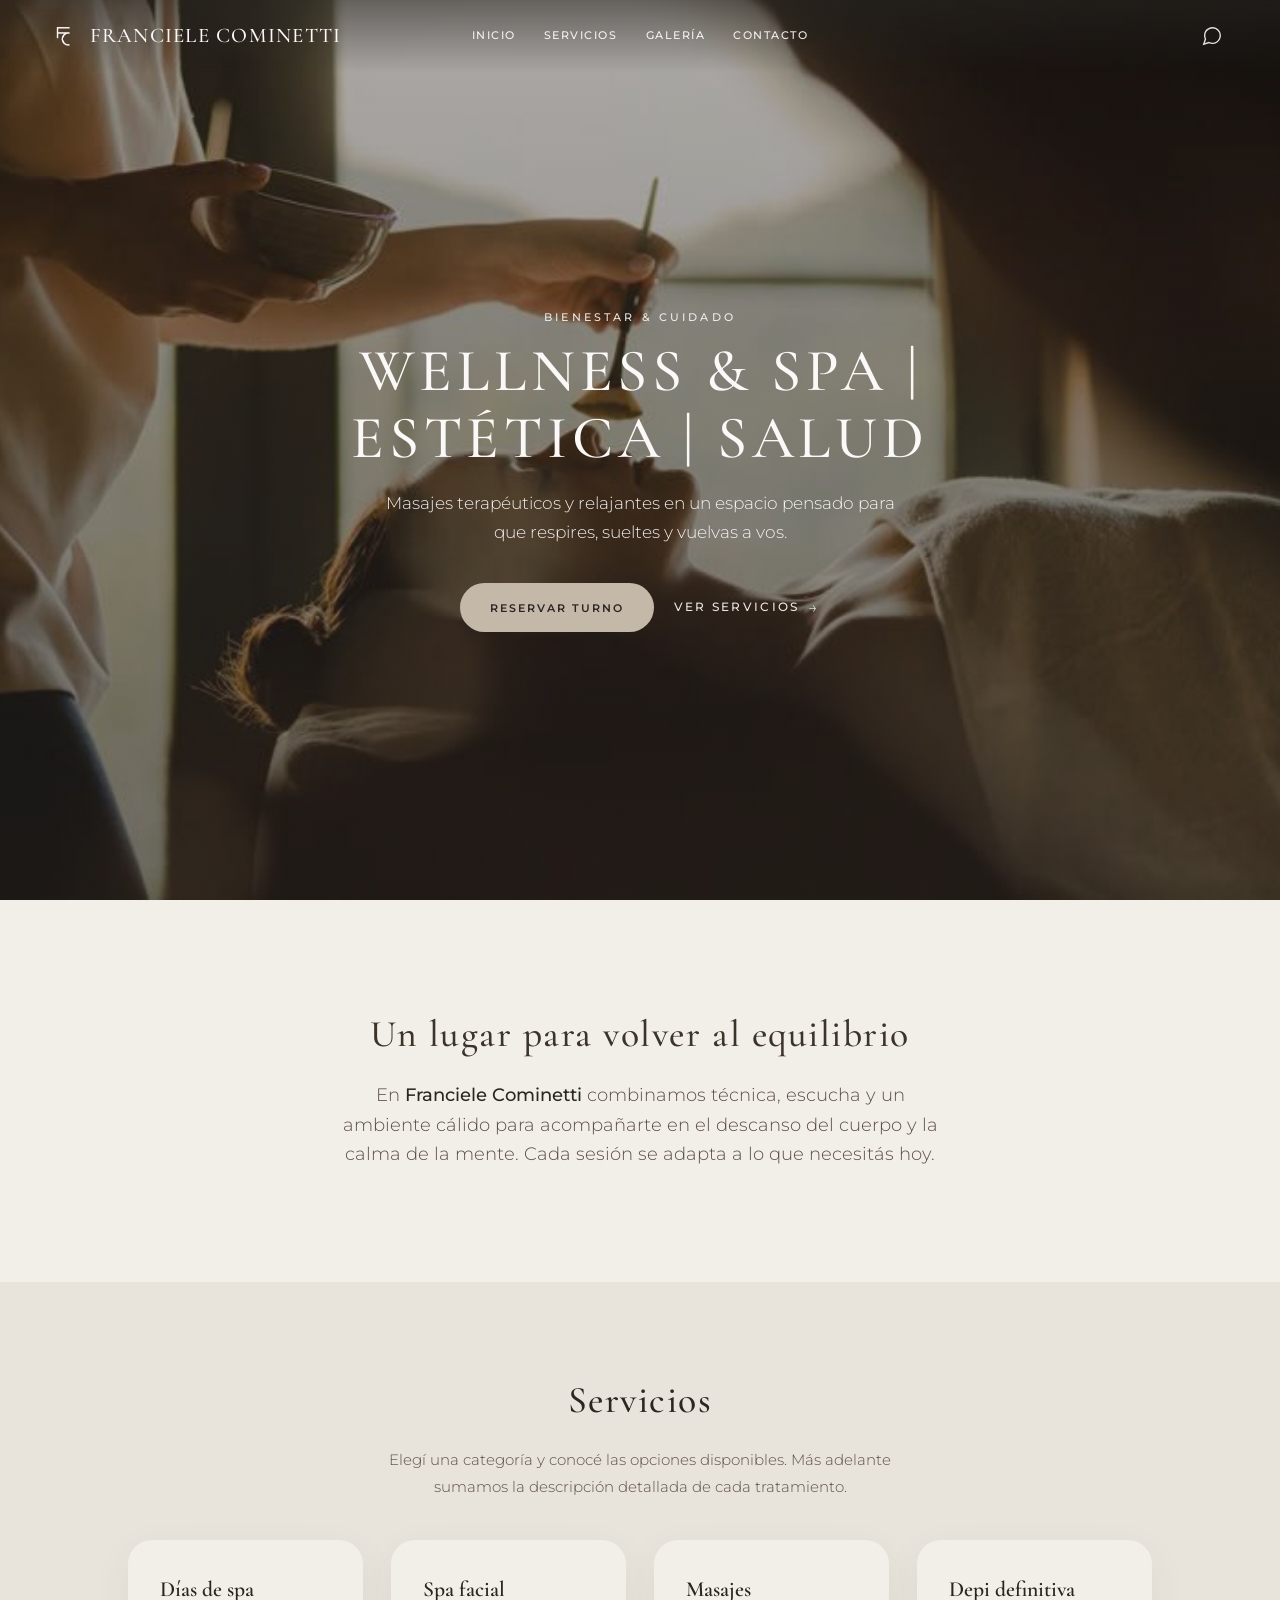
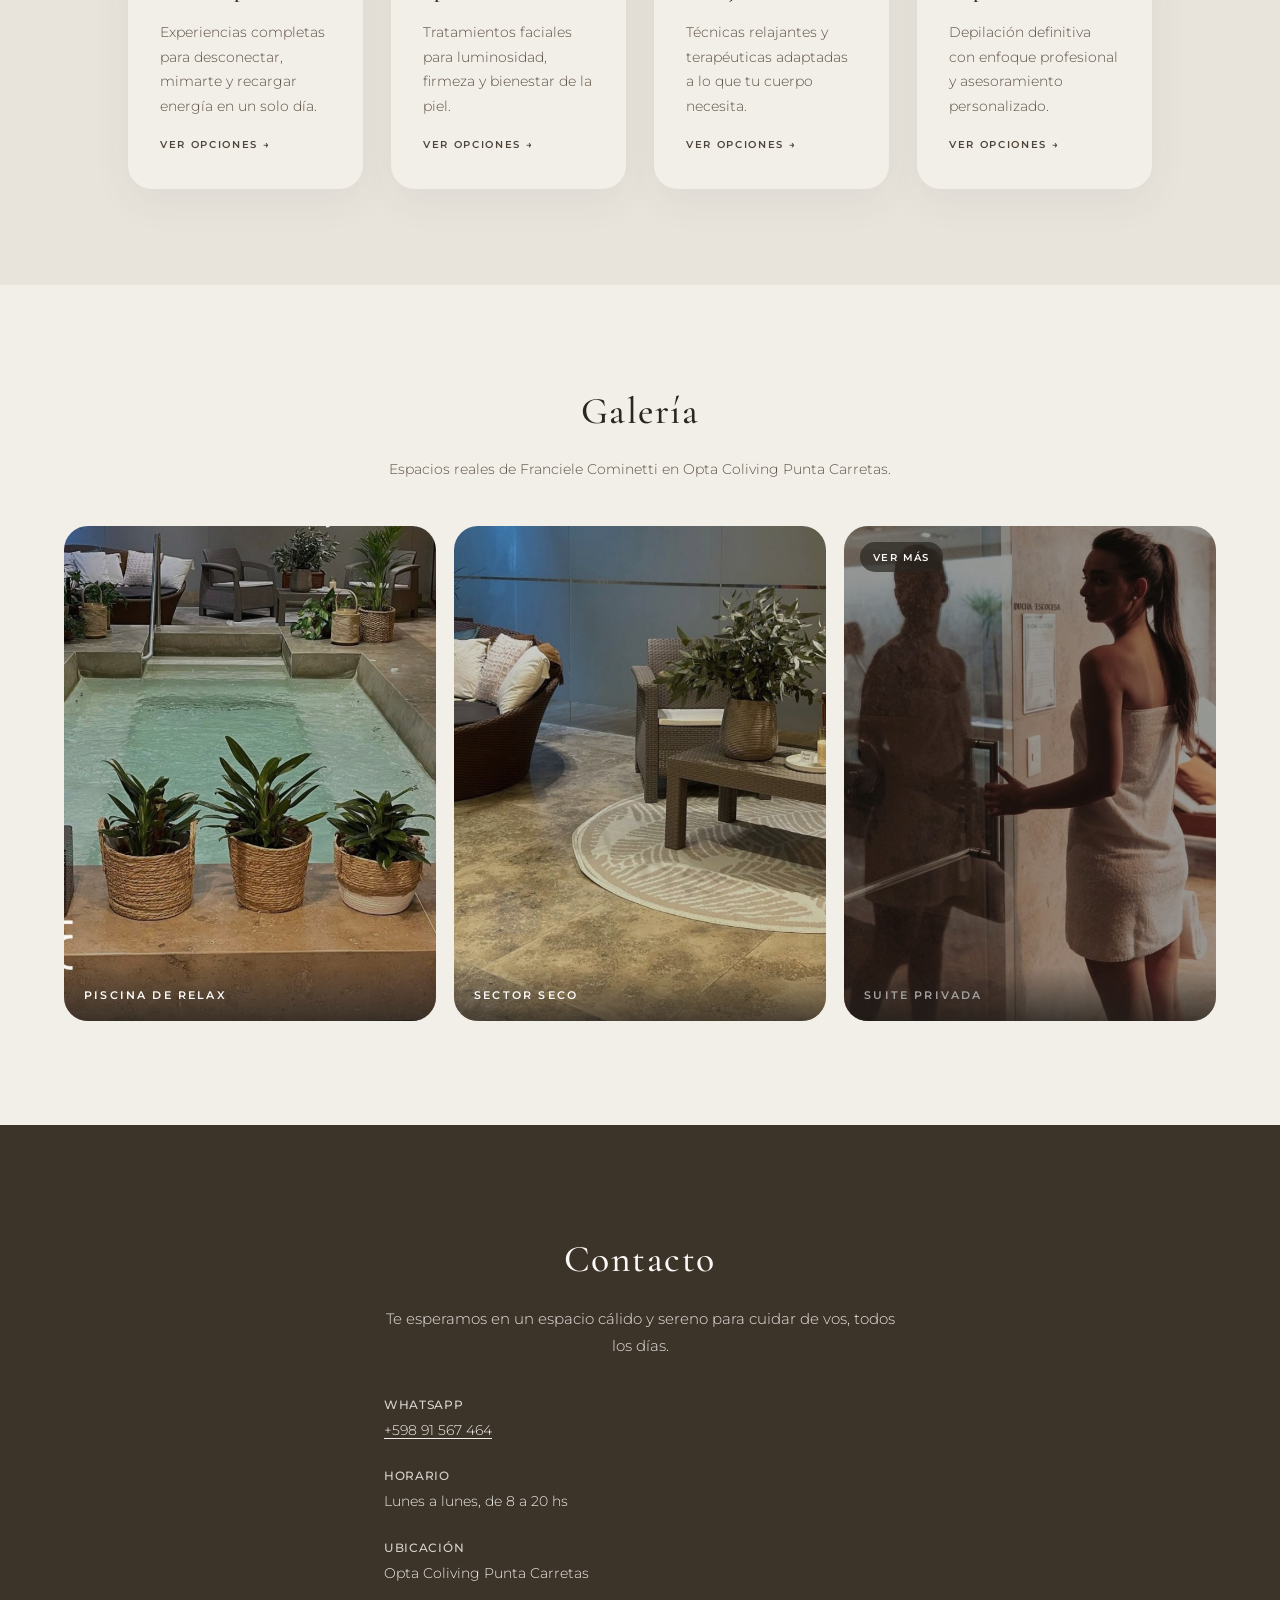
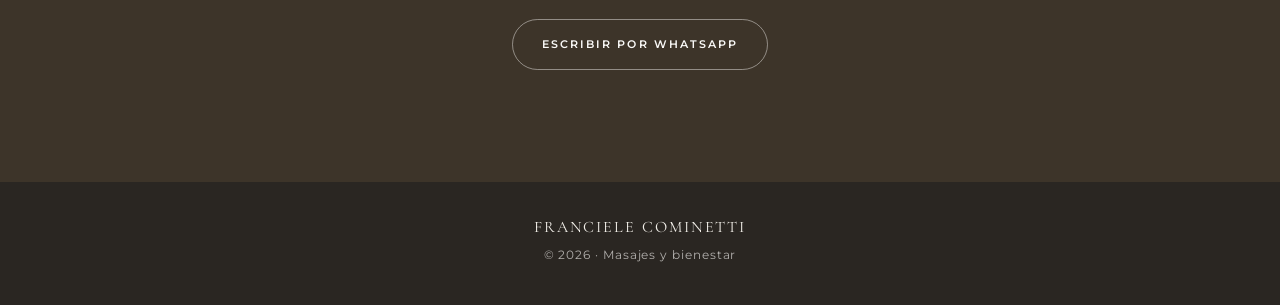
<file: index.html>
<!DOCTYPE html>
<html lang="es">
  <head>
    <meta charset="UTF-8" />
    <meta name="viewport" content="width=device-width, initial-scale=1" />
    <meta
      name="description"
      content="Franciele Cominetti — Centro de masajes y bienestar. Experiencias personalizadas en un ambiente cálido y sereno."
    />
    <title>Franciele Cominetti | Masajes y bienestar</title>
    <link rel="preconnect" href="https://fonts.googleapis.com" />
    <link rel="preconnect" href="https://fonts.gstatic.com" crossorigin />
    <link
      href="https://fonts.googleapis.com/css2?family=Cormorant+Garamond:ital,wght@0,400;0,500;0,600;1,400&family=Montserrat:wght@300;400;500;600&display=swap"
      rel="stylesheet"
    />
    <link rel="stylesheet" href="css/styles.css" />
  </head>
  <body>
    <header class="site-header">
      <a href="index.html" class="logo">
        <span class="logo__mark" aria-hidden="true"></span>
        <span class="logo__text">Franciele Cominetti</span>
      </a>
      <nav class="nav" id="primary-nav" aria-label="Principal">
        <a href="index.html#inicio">Inicio</a>
        <a href="index.html#servicios">Servicios</a>
        <a href="index.html#galeria">Galería</a>
        <a href="index.html#contacto">Contacto</a>
      </nav>
      <button
        type="button"
        class="nav-toggle"
        aria-expanded="false"
        aria-controls="primary-nav"
        aria-label="Abrir menú"
      >
        <span class="nav-toggle__bar" aria-hidden="true"></span>
        <span class="nav-toggle__bar" aria-hidden="true"></span>
        <span class="nav-toggle__bar" aria-hidden="true"></span>
      </button>
      <a
        class="nav-icon"
        href="index.html#contacto"
        aria-label="Ir a contacto"
      >
        <svg width="22" height="22" viewBox="0 0 24 24" fill="none" stroke="currentColor" stroke-width="1.5" aria-hidden="true">
          <path d="M21 11.5a8.38 8.38 0 0 1-.9 3.8 8.5 8.5 0 0 1-7.6 4.7 8.38 8.38 0 0 1-3.8-.9L3 21l1.9-5.7a8.38 8.38 0 0 1-.9-3.8 8.5 8.5 0 0 1 4.7-7.6 8.38 8.38 0 0 1 3.8-.9h.5a8.48 8.48 0 0 1 8 8v.5z" />
        </svg>
      </a>
    </header>

    <main id="inicio">
      <section class="hero">
        <div class="hero__media" role="img" aria-label="Ambiente de sala de masajes"></div>
        <div class="hero__overlay"></div>
        <div class="hero__content">
          <p class="hero__eyebrow">Bienestar &amp; cuidado</p>
          <h1 class="hero__title">WELLNESS &amp; SPA | ESTÉTICA | SALUD</h1>
          <p class="hero__subtitle">
            Masajes terapéuticos y relajantes en un espacio pensado para que respires, sueltes y vuelvas a vos.
          </p>
          <div class="hero__actions">
            <a class="btn btn--primary" href="reservar.html">Reservar turno</a>
            <a class="hero__link" href="#servicios">
              Ver servicios
              <span class="hero__arrow" aria-hidden="true">→</span>
            </a>
          </div>
        </div>
      </section>

      <section class="intro" id="sobre">
        <div class="intro__inner">
          <h2 class="section-title">Un lugar para volver al equilibrio</h2>
          <p class="intro__text">
            En <strong>Franciele Cominetti</strong> combinamos técnica, escucha y un ambiente cálido para
            acompañarte en el descanso del cuerpo y la calma de la mente. Cada sesión se adapta a lo que
            necesitás hoy.
          </p>
        </div>
      </section>

      <section class="services-landing" id="servicios">
        <div class="services-landing__inner">
          <h2 class="section-title section-title--dark">Servicios</h2>
          <p class="services-landing__lead">
            Elegí una categoría y conocé las opciones disponibles. Más adelante sumamos la descripción detallada de cada tratamiento.
          </p>
          <ul class="services-landing__grid">
            <li>
              <a href="dias-spa.html" class="service-card">
                <h3 class="service-card__title">Días de spa</h3>
                <p class="service-card__text">
                  Experiencias completas para desconectar, mimarte y recargar energía en un solo día.
                </p>
                <span class="service-card__cta">Ver opciones →</span>
              </a>
            </li>
            <li>
              <a href="spa-facial.html" class="service-card">
                <h3 class="service-card__title">Spa facial</h3>
                <p class="service-card__text">
                  Tratamientos faciales para luminosidad, firmeza y bienestar de la piel.
                </p>
                <span class="service-card__cta">Ver opciones →</span>
              </a>
            </li>
            <li>
              <a href="masajes.html" class="service-card">
                <h3 class="service-card__title">Masajes</h3>
                <p class="service-card__text">
                  Técnicas relajantes y terapéuticas adaptadas a lo que tu cuerpo necesita.
                </p>
                <span class="service-card__cta">Ver opciones →</span>
              </a>
            </li>
            <li>
              <a href="depi-definitiva.html" class="service-card">
                <h3 class="service-card__title">Depi definitiva</h3>
                <p class="service-card__text">
                  Depilación definitiva con enfoque profesional y asesoramiento personalizado.
                </p>
                <span class="service-card__cta">Ver opciones →</span>
              </a>
            </li>
          </ul>
        </div>
      </section>

      <section class="gallery" id="galeria">
        <div class="gallery__inner">
          <h2 class="section-title section-title--dark">Galería</h2>
          <p class="gallery__lead">
            Espacios reales de Franciele Cominetti en Opta Coliving Punta Carretas.
          </p>
          <div class="gallery__grid gallery__grid--preview">
            <figure class="gallery__item">
              <img
                src="assets/gallery/gallery-03.png"
                alt="Piscina de relax"
                width="1080"
                height="1350"
                loading="lazy"
              />
              <figcaption>Piscina de relax</figcaption>
            </figure>
            <figure class="gallery__item">
              <img
                src="assets/gallery/gallery-01.png"
                alt="Sector seco del spa"
                width="1080"
                height="1350"
                loading="lazy"
              />
              <figcaption>Sector seco</figcaption>
            </figure>
            <figure class="gallery__item gallery__item--more">
              <a href="galeria.html" class="gallery__more-link" aria-label="Ver más fotos de la galería">
                <img
                  src="assets/gallery/gallery-10.png"
                  alt="Suite privada"
                  width="1080"
                  height="1350"
                  loading="lazy"
                />
                <span class="gallery__more-text">Ver más</span>
                <figcaption>Suite privada</figcaption>
              </a>
            </figure>
          </div>
        </div>
      </section>

      <section class="contact" id="contacto">
        <div class="contact__inner">
          <h2 class="section-title">Contacto</h2>
          <p class="contact__text">
            Te esperamos en un espacio cálido y sereno para cuidar de vos, todos los días.
          </p>
          <div class="contact__block">
            <p><strong>WhatsApp</strong><br /><a href="https://wa.me/59891567464">+598 91 567 464</a></p>
            <p><strong>Horario</strong><br />Lunes a lunes, de 8 a 20 hs</p>
            <p><strong>Ubicación</strong><br />Opta Coliving Punta Carretas</p>
          </div>
          <a class="btn btn--primary btn--outline" href="https://wa.me/59891567464">Escribir por WhatsApp</a>
        </div>
      </section>
    </main>

    <footer class="site-footer">
      <p class="site-footer__brand">Franciele Cominetti</p>
      <p class="site-footer__copy">© <span id="year"></span> · Masajes y bienestar</p>
    </footer>

    <script src="js/main.js"></script>
  </body>
</html>
</file>
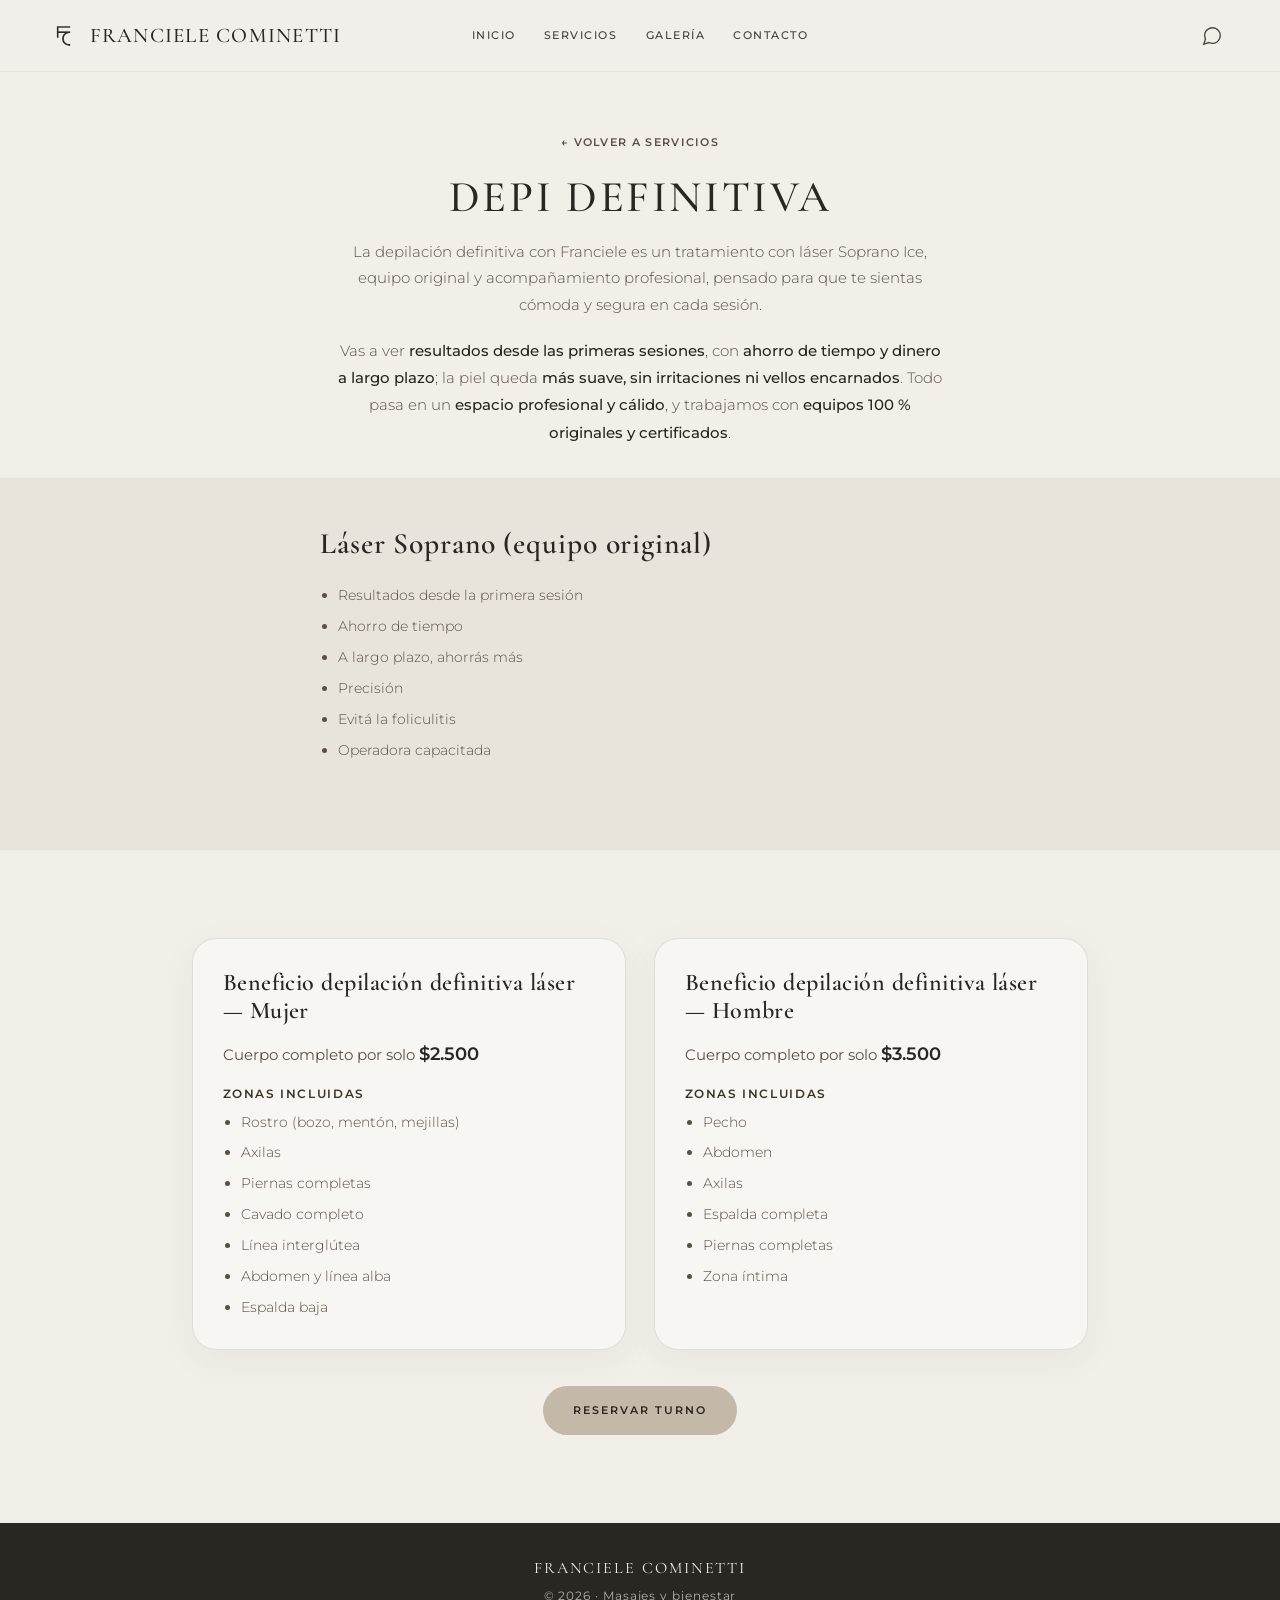
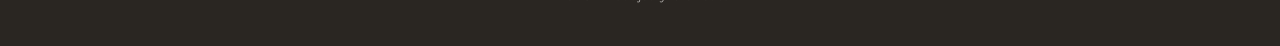
<file: depi-definitiva.html>
<!DOCTYPE html>
<html lang="es">
  <head>
    <meta charset="UTF-8" />
    <meta name="viewport" content="width=device-width, initial-scale=1" />
    <meta
      name="description"
      content="Depilación definitiva láser en Franciele Cominetti — Soprano Ice, beneficios para mujer y hombre, zonas y precios."
    />
    <title>Depi definitiva | Franciele Cominetti</title>
    <link rel="preconnect" href="https://fonts.googleapis.com" />
    <link rel="preconnect" href="https://fonts.gstatic.com" crossorigin />
    <link
      href="https://fonts.googleapis.com/css2?family=Cormorant+Garamond:ital,wght@0,400;0,500;0,600;1,400&family=Montserrat:wght@300;400;500;600&display=swap"
      rel="stylesheet"
    />
    <link rel="stylesheet" href="css/styles.css" />
  </head>
  <body>
    <header class="site-header site-header--page">
      <a href="index.html" class="logo">
        <span class="logo__mark" aria-hidden="true"></span>
        <span class="logo__text">Franciele Cominetti</span>
      </a>
      <nav class="nav" id="primary-nav" aria-label="Principal">
        <a href="index.html#inicio">Inicio</a>
        <a href="index.html#servicios">Servicios</a>
        <a href="index.html#galeria">Galería</a>
        <a href="index.html#contacto">Contacto</a>
      </nav>
      <button
        type="button"
        class="nav-toggle"
        aria-expanded="false"
        aria-controls="primary-nav"
        aria-label="Abrir menú"
      >
        <span class="nav-toggle__bar" aria-hidden="true"></span>
        <span class="nav-toggle__bar" aria-hidden="true"></span>
        <span class="nav-toggle__bar" aria-hidden="true"></span>
      </button>
      <a class="nav-icon" href="index.html#contacto" aria-label="Ir a contacto">
        <svg width="22" height="22" viewBox="0 0 24 24" fill="none" stroke="currentColor" stroke-width="1.5" aria-hidden="true">
          <path d="M21 11.5a8.38 8.38 0 0 1-.9 3.8 8.5 8.5 0 0 1-7.6 4.7 8.38 8.38 0 0 1-3.8-.9L3 21l1.9-5.7a8.38 8.38 0 0 1-.9-3.8 8.5 8.5 0 0 1 4.7-7.6 8.38 8.38 0 0 1 3.8-.9h.5a8.48 8.48 0 0 1 8 8v.5z" />
        </svg>
      </a>
    </header>

    <main class="page-main" id="contenido">
      <header class="page-head">
        <a href="index.html#servicios" class="back-link">← Volver a servicios</a>
        <h1 class="page-head__title">Depi definitiva</h1>
        <p class="page-head__intro">
          La depilación definitiva con Franciele es un tratamiento con láser Soprano Ice, equipo original y
          acompañamiento profesional, pensado para que te sientas cómoda y segura en cada sesión.
        </p>
        <p class="page-head__text">
          Vas a ver <strong>resultados desde las primeras sesiones</strong>, con
          <strong>ahorro de tiempo y dinero a largo plazo</strong>; la piel queda <strong>más suave, sin irritaciones ni
          vellos encarnados</strong>. Todo pasa en un <strong>espacio profesional y cálido</strong>, y trabajamos con
          <strong>equipos 100&nbsp;% originales y certificados</strong>.
        </p>
      </header>

      <section class="service-section service-section--after-head service-section--alt" aria-labelledby="depi-soprano-title">
        <div class="service-section__inner depi-content">
          <h2 class="depi-block-title" id="depi-soprano-title">Láser Soprano (equipo original)</h2>
          <ul class="depi-list">
            <li>Resultados desde la primera sesión</li>
            <li>Ahorro de tiempo</li>
            <li>A largo plazo, ahorrás más</li>
            <li>Precisión</li>
            <li>Evitá la foliculitis</li>
            <li>Operadora capacitada</li>
          </ul>
        </div>
      </section>

      <section class="service-section depi-offers-section" aria-label="Beneficios depilación láser mujer y hombre">
        <div class="service-section__inner depi-offers-inner">
          <div class="depi-offers-grid">
            <article class="depi-offer" aria-labelledby="depi-mujer-title">
              <h2 class="depi-offer__heading" id="depi-mujer-title">Beneficio depilación definitiva láser — Mujer</h2>
              <p class="depi-offer__price">Cuerpo completo por solo <strong>$2.500</strong></p>
              <h3 class="depi-offer__sub">Zonas incluidas</h3>
              <ul class="depi-list depi-list--tight">
                <li>Rostro (bozo, mentón, mejillas)</li>
                <li>Axilas</li>
                <li>Piernas completas</li>
                <li>Cavado completo</li>
                <li>Línea interglútea</li>
                <li>Abdomen y línea alba</li>
                <li>Espalda baja</li>
              </ul>
            </article>
            <article class="depi-offer" aria-labelledby="depi-hombre-title">
              <h2 class="depi-offer__heading" id="depi-hombre-title">Beneficio depilación definitiva láser — Hombre</h2>
              <p class="depi-offer__price">Cuerpo completo por solo <strong>$3.500</strong></p>
              <h3 class="depi-offer__sub">Zonas incluidas</h3>
              <ul class="depi-list depi-list--tight">
                <li>Pecho</li>
                <li>Abdomen</li>
                <li>Axilas</li>
                <li>Espalda completa</li>
                <li>Piernas completas</li>
                <li>Zona íntima</li>
              </ul>
            </article>
          </div>
          <p class="page-cta depi-offers-cta">
            <a class="btn btn--primary" href="reservar.html?servicio=depi">Reservar turno</a>
          </p>
        </div>
      </section>
    </main>

    <footer class="site-footer">
      <p class="site-footer__brand">Franciele Cominetti</p>
      <p class="site-footer__copy">© <span id="year"></span> · Masajes y bienestar</p>
    </footer>

    <script src="js/main.js"></script>
  </body>
</html>
</file>
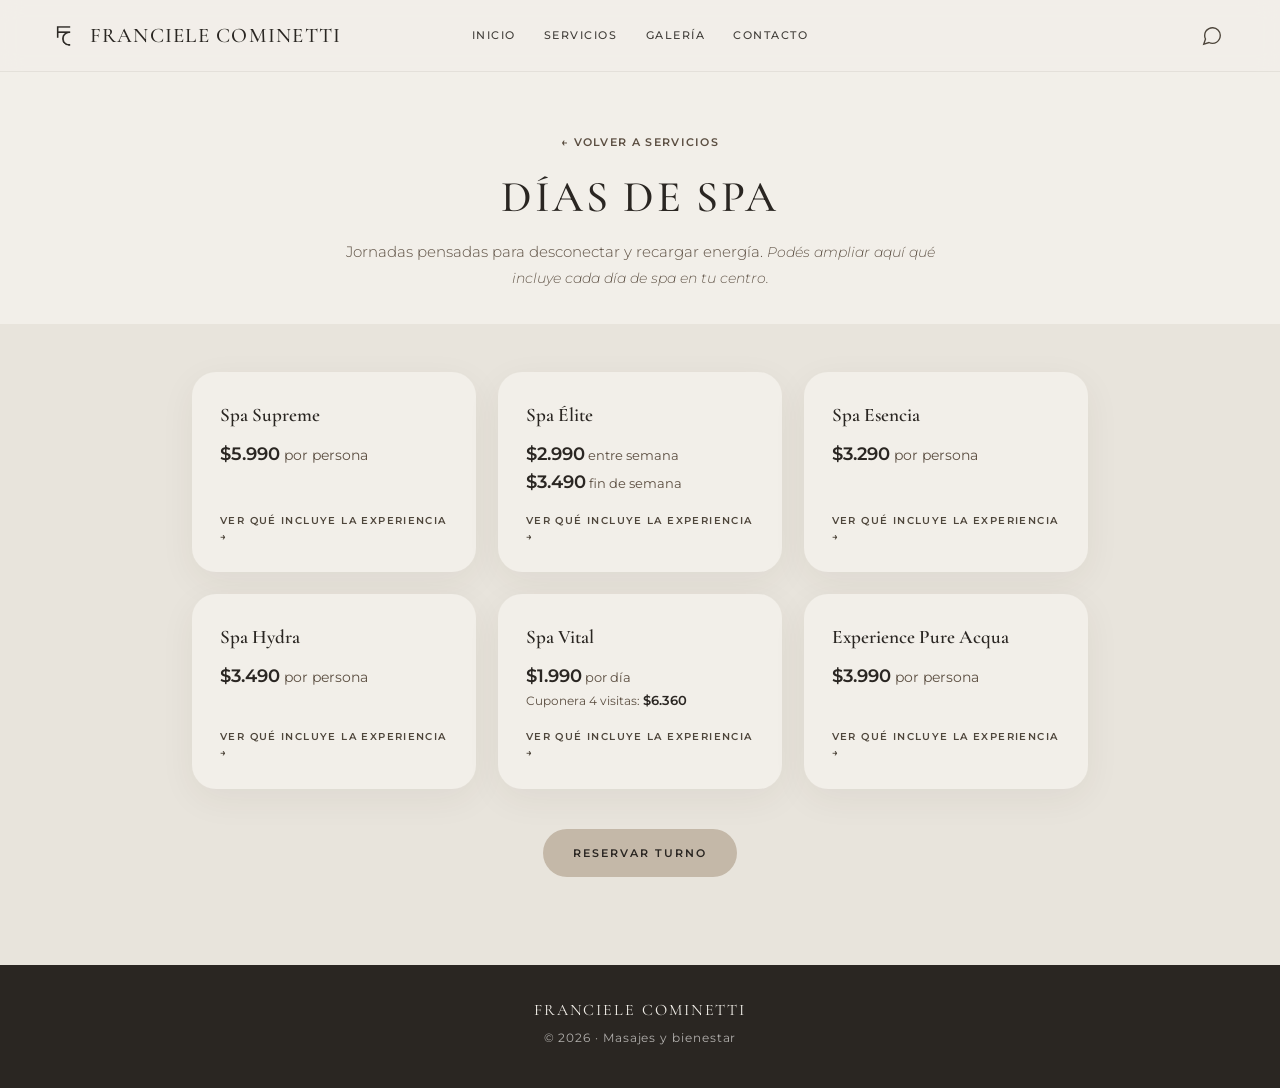
<file: dias-spa.html>
<!DOCTYPE html>
<html lang="es">
  <head>
    <meta charset="UTF-8" />
    <meta name="viewport" content="width=device-width, initial-scale=1" />
    <meta
      name="description"
      content="Días de spa en Franciele Cominetti — Spa Supreme, Elite, Esencia, Hydra, Vital y Experience Pure Acqua."
    />
    <title>Días de spa | Franciele Cominetti</title>
    <link rel="preconnect" href="https://fonts.googleapis.com" />
    <link rel="preconnect" href="https://fonts.gstatic.com" crossorigin />
    <link
      href="https://fonts.googleapis.com/css2?family=Cormorant+Garamond:ital,wght@0,400;0,500;0,600;1,400&family=Montserrat:wght@300;400;500;600&display=swap"
      rel="stylesheet"
    />
    <link rel="stylesheet" href="css/styles.css" />
  </head>
  <body>
    <header class="site-header site-header--page">
      <a href="index.html" class="logo">
        <span class="logo__mark" aria-hidden="true"></span>
        <span class="logo__text">Franciele Cominetti</span>
      </a>
      <nav class="nav" id="primary-nav" aria-label="Principal">
        <a href="index.html#inicio">Inicio</a>
        <a href="index.html#servicios">Servicios</a>
        <a href="index.html#galeria">Galería</a>
        <a href="index.html#contacto">Contacto</a>
      </nav>
      <button
        type="button"
        class="nav-toggle"
        aria-expanded="false"
        aria-controls="primary-nav"
        aria-label="Abrir menú"
      >
        <span class="nav-toggle__bar" aria-hidden="true"></span>
        <span class="nav-toggle__bar" aria-hidden="true"></span>
        <span class="nav-toggle__bar" aria-hidden="true"></span>
      </button>
      <a class="nav-icon" href="index.html#contacto" aria-label="Ir a contacto">
        <svg width="22" height="22" viewBox="0 0 24 24" fill="none" stroke="currentColor" stroke-width="1.5" aria-hidden="true">
          <path d="M21 11.5a8.38 8.38 0 0 1-.9 3.8 8.5 8.5 0 0 1-7.6 4.7 8.38 8.38 0 0 1-3.8-.9L3 21l1.9-5.7a8.38 8.38 0 0 1-.9-3.8 8.5 8.5 0 0 1 4.7-7.6 8.38 8.38 0 0 1 3.8-.9h.5a8.48 8.48 0 0 1 8 8v.5z" />
        </svg>
      </a>
    </header>

    <main class="page-main" id="contenido">
      <header class="page-head">
        <a href="index.html#servicios" class="back-link">← Volver a servicios</a>
        <h1 class="page-head__title">Días de spa</h1>
        <p class="page-head__intro">
          Jornadas pensadas para desconectar y recargar energía.
          <em>Podés ampliar aquí qué incluye cada día de spa en tu centro.</em>
        </p>
      </header>

      <section class="service-section service-section--alt service-section--after-head" aria-label="Opciones de día de spa">
        <div class="service-section__inner">
          <ul class="service-subgrid">
            <li class="service-subcard">
              <a href="spa-supreme.html" class="service-subcard--link">
                <h2 class="service-subcard__name">Spa Supreme</h2>
                <p class="service-subcard__price"><strong>$5.990</strong> por persona</p>
                <p class="service-subcard__hint">Ver qué incluye la experiencia →</p>
              </a>
            </li>
            <li class="service-subcard">
              <a href="spa-elite.html" class="service-subcard--link">
                <h2 class="service-subcard__name">Spa Élite</h2>
                <p class="service-subcard__price service-subcard__price--multiline">
                  <span><strong>$2.990</strong> entre semana</span>
                  <span><strong>$3.490</strong> fin de semana</span>
                </p>
                <p class="service-subcard__hint">Ver qué incluye la experiencia →</p>
              </a>
            </li>
            <li class="service-subcard">
              <a href="spa-esencia.html" class="service-subcard--link">
                <h2 class="service-subcard__name">Spa Esencia</h2>
                <p class="service-subcard__price"><strong>$3.290</strong> por persona</p>
                <p class="service-subcard__hint">Ver qué incluye la experiencia →</p>
              </a>
            </li>
            <li class="service-subcard">
              <a href="spa-hydra.html" class="service-subcard--link">
                <h2 class="service-subcard__name">Spa Hydra</h2>
                <p class="service-subcard__price"><strong>$3.490</strong> por persona</p>
                <p class="service-subcard__hint">Ver qué incluye la experiencia →</p>
              </a>
            </li>
            <li class="service-subcard">
              <a href="spa-vital.html" class="service-subcard--link">
                <h2 class="service-subcard__name">Spa Vital</h2>
                <p class="service-subcard__price service-subcard__price--multiline">
                  <span><strong>$1.990</strong> por día</span>
                  <span class="service-subcard__price-small">Cuponera 4 visitas: <strong>$6.360</strong></span>
                </p>
                <p class="service-subcard__hint">Ver qué incluye la experiencia →</p>
              </a>
            </li>
            <li class="service-subcard">
              <a href="spa-pure-acqua.html" class="service-subcard--link">
                <h2 class="service-subcard__name">Experience Pure Acqua</h2>
                <p class="service-subcard__price"><strong>$3.990</strong> por persona</p>
                <p class="service-subcard__hint">Ver qué incluye la experiencia →</p>
              </a>
            </li>
          </ul>
          <p class="page-cta">
            <a class="btn btn--primary" href="reservar.html">Reservar turno</a>
          </p>
        </div>
      </section>
    </main>

    <footer class="site-footer">
      <p class="site-footer__brand">Franciele Cominetti</p>
      <p class="site-footer__copy">© <span id="year"></span> · Masajes y bienestar</p>
    </footer>

    <script src="js/main.js"></script>
  </body>
</html>
</file>
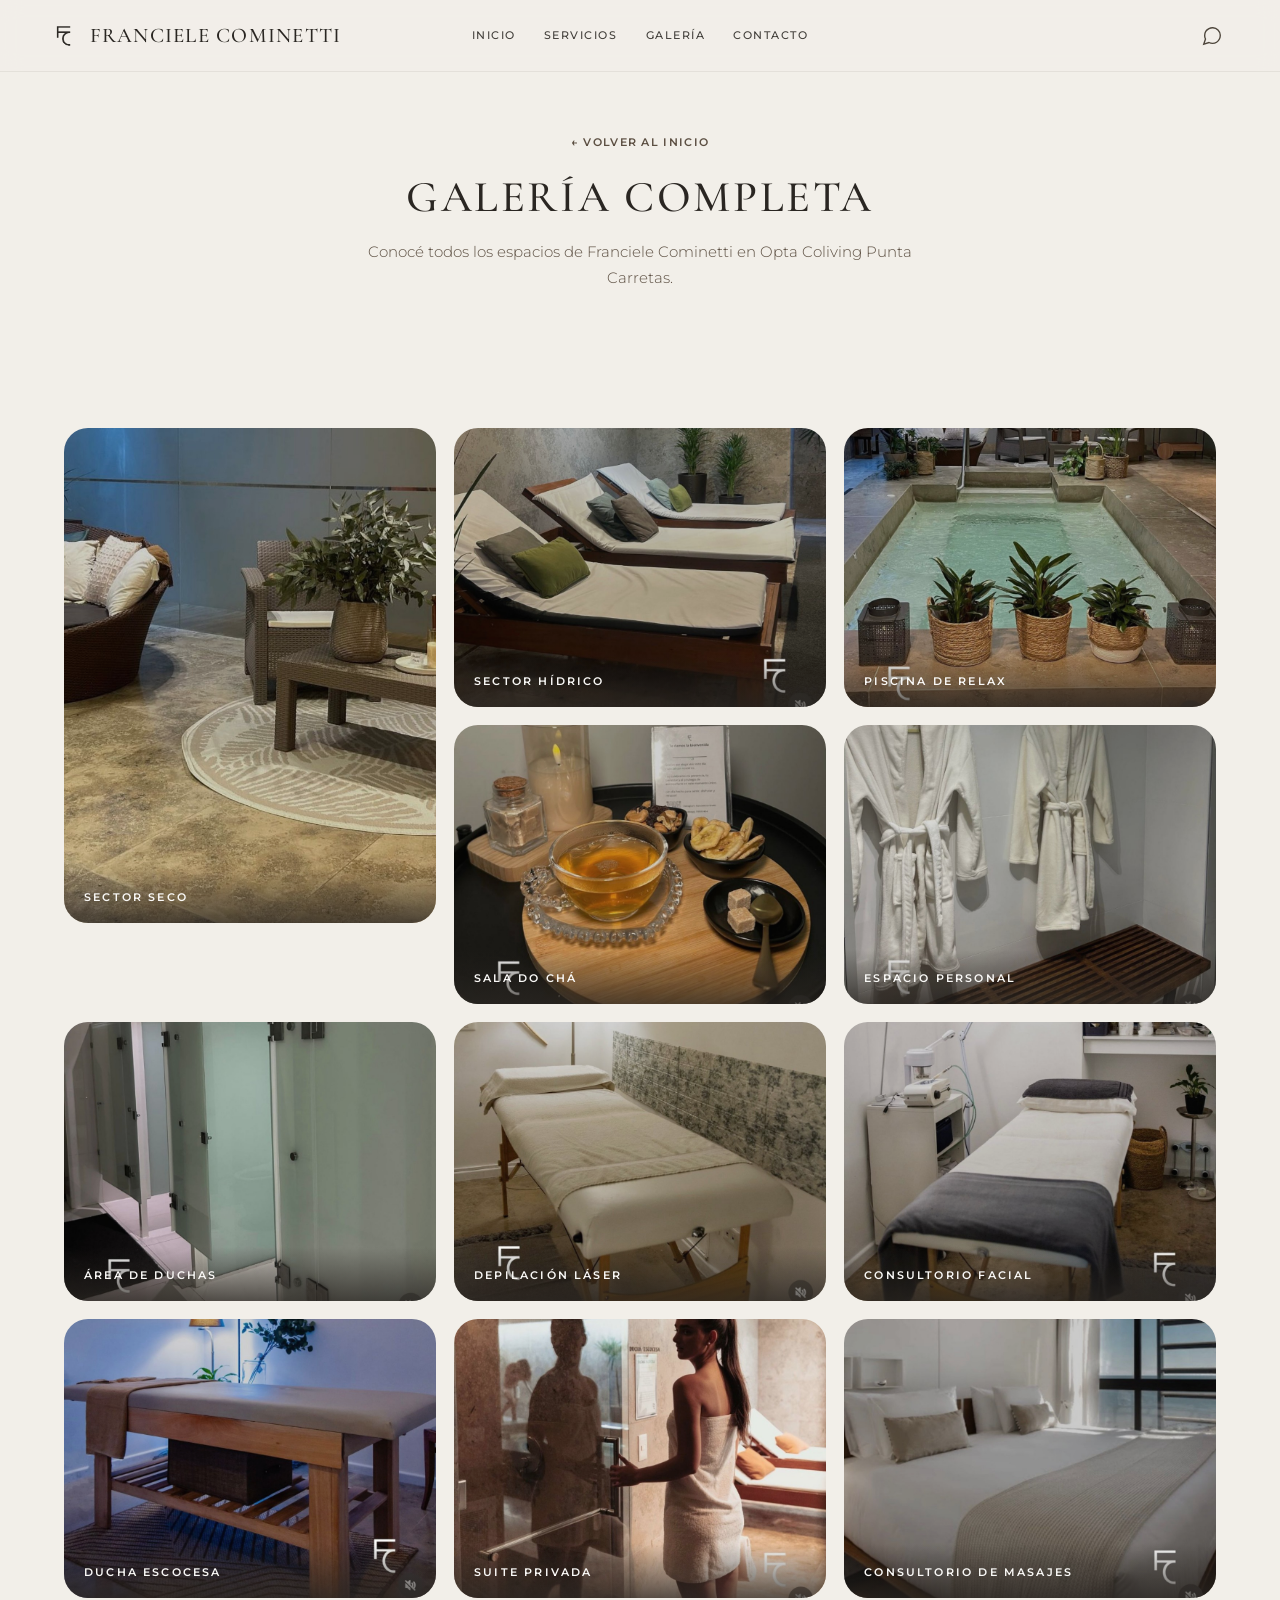
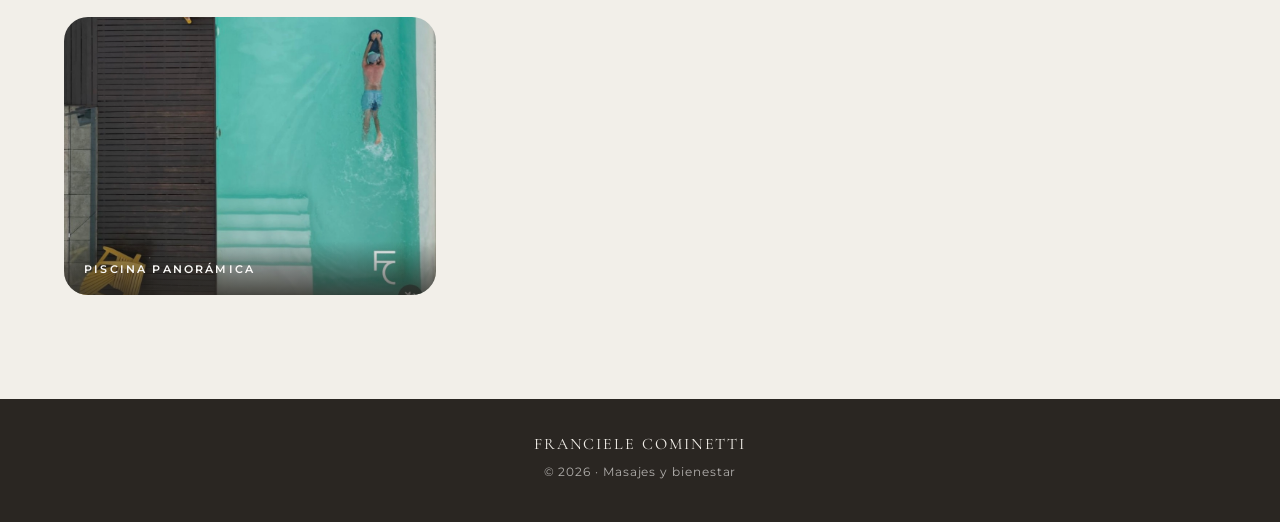
<file: galeria.html>
<!DOCTYPE html>
<html lang="es">
  <head>
    <meta charset="UTF-8" />
    <meta name="viewport" content="width=device-width, initial-scale=1" />
    <meta
      name="description"
      content="Galería completa de Franciele Cominetti en Opta Coliving Punta Carretas."
    />
    <title>Galería | Franciele Cominetti</title>
    <link rel="preconnect" href="https://fonts.googleapis.com" />
    <link rel="preconnect" href="https://fonts.gstatic.com" crossorigin />
    <link
      href="https://fonts.googleapis.com/css2?family=Cormorant+Garamond:ital,wght@0,400;0,500;0,600;1,400&family=Montserrat:wght@300;400;500;600&display=swap"
      rel="stylesheet"
    />
    <link rel="stylesheet" href="css/styles.css" />
  </head>
  <body>
    <header class="site-header site-header--page">
      <a href="index.html" class="logo">
        <span class="logo__mark" aria-hidden="true"></span>
        <span class="logo__text">Franciele Cominetti</span>
      </a>
      <nav class="nav" id="primary-nav" aria-label="Principal">
        <a href="index.html#inicio">Inicio</a>
        <a href="index.html#servicios">Servicios</a>
        <a href="index.html#galeria">Galería</a>
        <a href="index.html#contacto">Contacto</a>
      </nav>
      <button
        type="button"
        class="nav-toggle"
        aria-expanded="false"
        aria-controls="primary-nav"
        aria-label="Abrir menú"
      >
        <span class="nav-toggle__bar" aria-hidden="true"></span>
        <span class="nav-toggle__bar" aria-hidden="true"></span>
        <span class="nav-toggle__bar" aria-hidden="true"></span>
      </button>
      <a class="nav-icon" href="index.html#contacto" aria-label="Ir a contacto">
        <svg width="22" height="22" viewBox="0 0 24 24" fill="none" stroke="currentColor" stroke-width="1.5" aria-hidden="true">
          <path d="M21 11.5a8.38 8.38 0 0 1-.9 3.8 8.5 8.5 0 0 1-7.6 4.7 8.38 8.38 0 0 1-3.8-.9L3 21l1.9-5.7a8.38 8.38 0 0 1-.9-3.8 8.5 8.5 0 0 1 4.7-7.6 8.38 8.38 0 0 1 3.8-.9h.5a8.48 8.48 0 0 1 8 8v.5z" />
        </svg>
      </a>
    </header>

    <main class="page-main" id="contenido">
      <header class="page-head">
        <a href="index.html#galeria" class="back-link">← Volver al inicio</a>
        <h1 class="page-head__title">Galería completa</h1>
        <p class="page-head__intro">
          Conocé todos los espacios de Franciele Cominetti en Opta Coliving Punta Carretas.
        </p>
      </header>

      <section class="gallery" id="galeria">
        <div class="gallery__inner">
          <div class="gallery__grid">
            <figure class="gallery__item gallery__item--tall">
              <img src="assets/gallery/gallery-01.png" alt="Sector seco del spa" width="1080" height="1350" loading="lazy" />
              <figcaption>Sector seco</figcaption>
            </figure>
            <figure class="gallery__item">
              <img src="assets/gallery/gallery-02.png" alt="Sector hídrico con reposeras" width="1080" height="1350" loading="lazy" />
              <figcaption>Sector hídrico</figcaption>
            </figure>
            <figure class="gallery__item">
              <img src="assets/gallery/gallery-03.png" alt="Pileta del sector hídrico" width="1080" height="1350" loading="lazy" />
              <figcaption>Piscina de relax</figcaption>
            </figure>
            <figure class="gallery__item">
              <img src="assets/gallery/gallery-04.png" alt="Sala de té" width="1080" height="1350" loading="lazy" />
              <figcaption>Sala do chá</figcaption>
            </figure>
            <figure class="gallery__item">
              <img src="assets/gallery/gallery-05.png" alt="Espacio personal con lockers" width="1080" height="1350" loading="lazy" />
              <figcaption>Espacio personal</figcaption>
            </figure>
            <figure class="gallery__item">
              <img src="assets/gallery/gallery-06.png" alt="Área de duchas privadas" width="1080" height="1350" loading="lazy" />
              <figcaption>Área de duchas</figcaption>
            </figure>
            <figure class="gallery__item">
              <img src="assets/gallery/gallery-07.png" alt="Consultorio de depilación láser" width="1080" height="1350" loading="lazy" />
              <figcaption>Depilación láser</figcaption>
            </figure>
            <figure class="gallery__item">
              <img src="assets/gallery/gallery-08.png" alt="Consultorio facial" width="1080" height="1350" loading="lazy" />
              <figcaption>Consultorio facial</figcaption>
            </figure>
            <figure class="gallery__item">
              <img src="assets/gallery/gallery-09.png" alt="Ducha escocesa" width="1080" height="1350" loading="lazy" />
              <figcaption>Ducha escocesa</figcaption>
            </figure>
            <figure class="gallery__item">
              <img src="assets/gallery/gallery-10.png" alt="Suite privada" width="1080" height="1350" loading="lazy" />
              <figcaption>Suite privada</figcaption>
            </figure>
            <figure class="gallery__item">
              <img src="assets/gallery/gallery-11.png" alt="Consultorio de masajes" width="1080" height="1350" loading="lazy" />
              <figcaption>Consultorio de masajes</figcaption>
            </figure>
            <figure class="gallery__item">
              <img src="assets/gallery/gallery-12.png" alt="Piscina panorámica" width="1080" height="1350" loading="lazy" />
              <figcaption>Piscina panorámica</figcaption>
            </figure>
          </div>
        </div>
      </section>
    </main>

    <footer class="site-footer">
      <p class="site-footer__brand">Franciele Cominetti</p>
      <p class="site-footer__copy">© <span id="year"></span> · Masajes y bienestar</p>
    </footer>

    <script src="js/main.js"></script>
  </body>
</html>
</file>
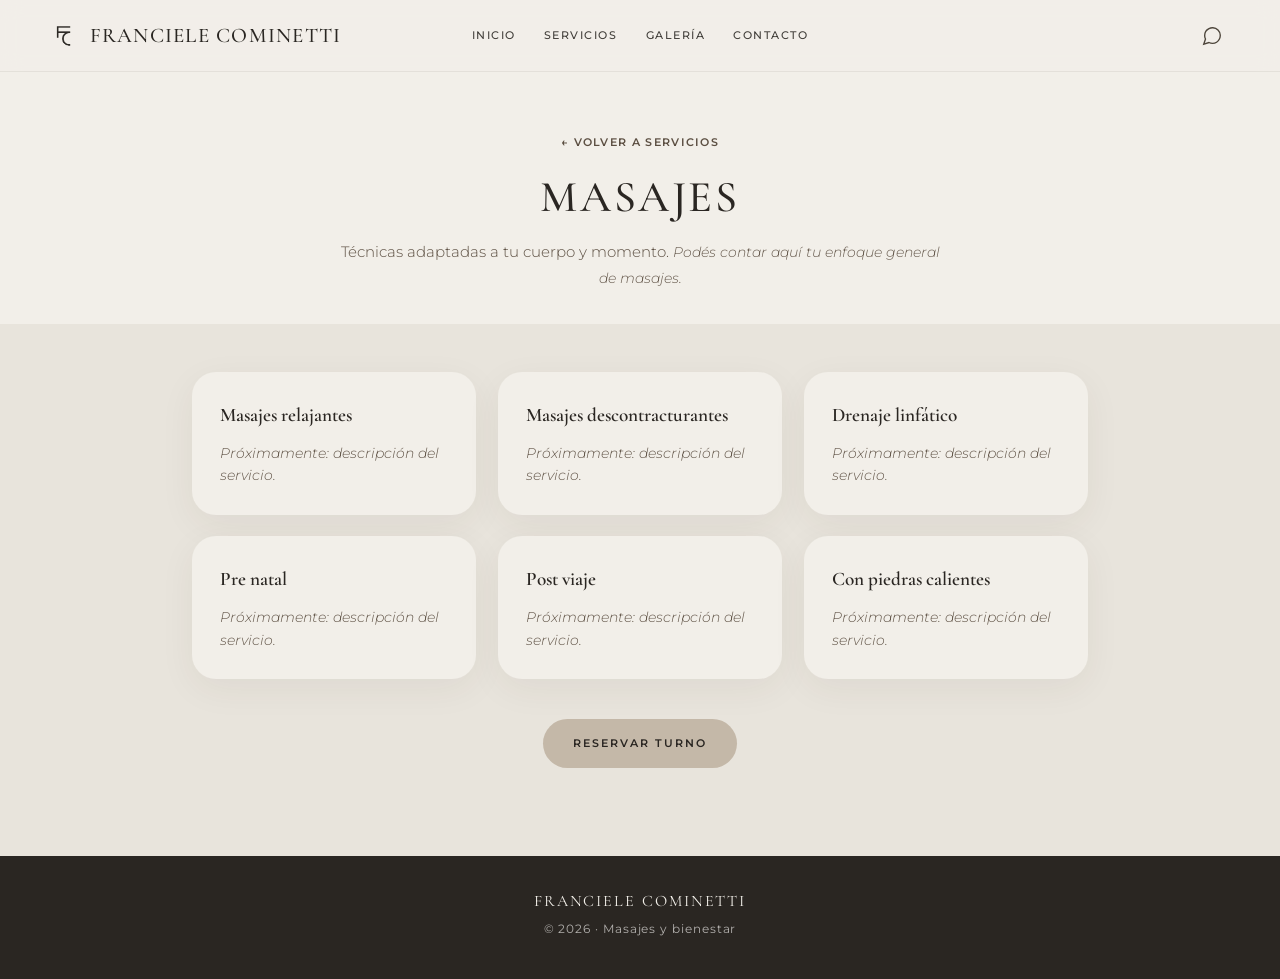
<file: masajes.html>
<!DOCTYPE html>
<html lang="es">
  <head>
    <meta charset="UTF-8" />
    <meta name="viewport" content="width=device-width, initial-scale=1" />
    <meta
      name="description"
      content="Masajes en Franciele Cominetti — relajantes, descontracturantes, drenaje, pre natal, post viaje y piedras calientes."
    />
    <title>Masajes | Franciele Cominetti</title>
    <link rel="preconnect" href="https://fonts.googleapis.com" />
    <link rel="preconnect" href="https://fonts.gstatic.com" crossorigin />
    <link
      href="https://fonts.googleapis.com/css2?family=Cormorant+Garamond:ital,wght@0,400;0,500;0,600;1,400&family=Montserrat:wght@300;400;500;600&display=swap"
      rel="stylesheet"
    />
    <link rel="stylesheet" href="css/styles.css" />
  </head>
  <body>
    <header class="site-header site-header--page">
      <a href="index.html" class="logo">
        <span class="logo__mark" aria-hidden="true"></span>
        <span class="logo__text">Franciele Cominetti</span>
      </a>
      <nav class="nav" id="primary-nav" aria-label="Principal">
        <a href="index.html#inicio">Inicio</a>
        <a href="index.html#servicios">Servicios</a>
        <a href="index.html#galeria">Galería</a>
        <a href="index.html#contacto">Contacto</a>
      </nav>
      <button
        type="button"
        class="nav-toggle"
        aria-expanded="false"
        aria-controls="primary-nav"
        aria-label="Abrir menú"
      >
        <span class="nav-toggle__bar" aria-hidden="true"></span>
        <span class="nav-toggle__bar" aria-hidden="true"></span>
        <span class="nav-toggle__bar" aria-hidden="true"></span>
      </button>
      <a class="nav-icon" href="index.html#contacto" aria-label="Ir a contacto">
        <svg width="22" height="22" viewBox="0 0 24 24" fill="none" stroke="currentColor" stroke-width="1.5" aria-hidden="true">
          <path d="M21 11.5a8.38 8.38 0 0 1-.9 3.8 8.5 8.5 0 0 1-7.6 4.7 8.38 8.38 0 0 1-3.8-.9L3 21l1.9-5.7a8.38 8.38 0 0 1-.9-3.8 8.5 8.5 0 0 1 4.7-7.6 8.38 8.38 0 0 1 3.8-.9h.5a8.48 8.48 0 0 1 8 8v.5z" />
        </svg>
      </a>
    </header>

    <main class="page-main" id="contenido">
      <header class="page-head">
        <a href="index.html#servicios" class="back-link">← Volver a servicios</a>
        <h1 class="page-head__title">Masajes</h1>
        <p class="page-head__intro">
          Técnicas adaptadas a tu cuerpo y momento.
          <em>Podés contar aquí tu enfoque general de masajes.</em>
        </p>
      </header>

      <section class="service-section service-section--alt service-section--after-head" aria-label="Tipos de masaje">
        <div class="service-section__inner">
          <ul class="service-subgrid">
            <li class="service-subcard">
              <h2 class="service-subcard__name">Masajes relajantes</h2>
              <p class="service-subcard__desc">Próximamente: descripción del servicio.</p>
            </li>
            <li class="service-subcard">
              <h2 class="service-subcard__name">Masajes descontracturantes</h2>
              <p class="service-subcard__desc">Próximamente: descripción del servicio.</p>
            </li>
            <li class="service-subcard">
              <h2 class="service-subcard__name">Drenaje linfático</h2>
              <p class="service-subcard__desc">Próximamente: descripción del servicio.</p>
            </li>
            <li class="service-subcard">
              <h2 class="service-subcard__name">Pre natal</h2>
              <p class="service-subcard__desc">Próximamente: descripción del servicio.</p>
            </li>
            <li class="service-subcard">
              <h2 class="service-subcard__name">Post viaje</h2>
              <p class="service-subcard__desc">Próximamente: descripción del servicio.</p>
            </li>
            <li class="service-subcard">
              <h2 class="service-subcard__name">Con piedras calientes</h2>
              <p class="service-subcard__desc">Próximamente: descripción del servicio.</p>
            </li>
          </ul>
          <p class="page-cta">
            <a class="btn btn--primary" href="reservar.html?servicio=masaje">Reservar turno</a>
          </p>
        </div>
      </section>
    </main>

    <footer class="site-footer">
      <p class="site-footer__brand">Franciele Cominetti</p>
      <p class="site-footer__copy">© <span id="year"></span> · Masajes y bienestar</p>
    </footer>

    <script src="js/main.js"></script>
  </body>
</html>
</file>
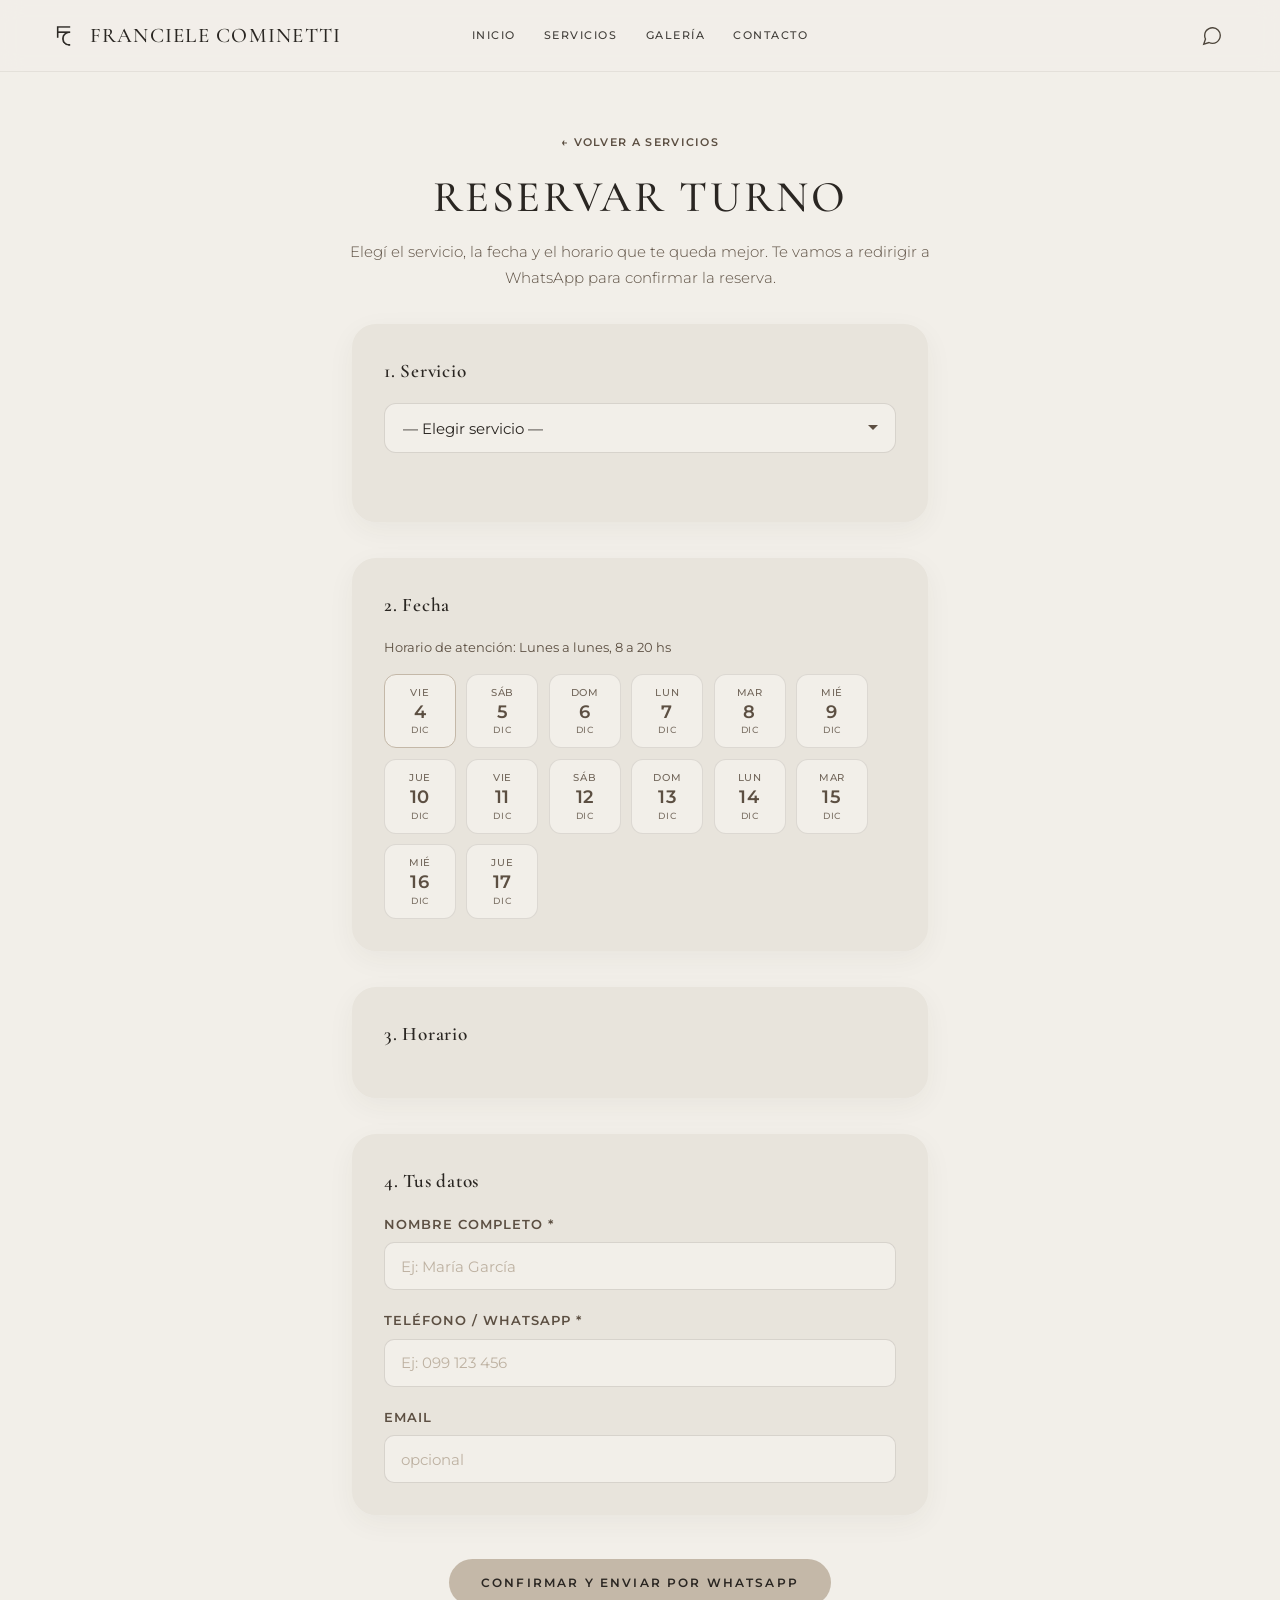
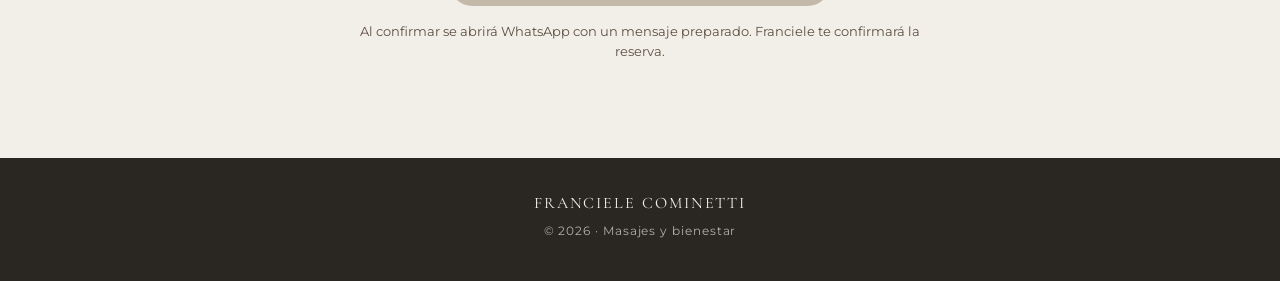
<file: reservar.html>
<!DOCTYPE html>
<html lang="es">
  <head>
    <meta charset="UTF-8" />
    <meta name="viewport" content="width=device-width, initial-scale=1" />
    <meta
      name="description"
      content="Reservar turno en Franciele Cominetti — Agendá tu servicio de masajes, spa facial o día de spa online."
    />
    <title>Reservar turno | Franciele Cominetti</title>
    <link rel="preconnect" href="https://fonts.googleapis.com" />
    <link rel="preconnect" href="https://fonts.gstatic.com" crossorigin />
    <link
      href="https://fonts.googleapis.com/css2?family=Cormorant+Garamond:ital,wght@0,400;0,500;0,600;1,400&family=Montserrat:wght@300;400;500;600&display=swap"
      rel="stylesheet"
    />
    <link rel="stylesheet" href="css/styles.css" />
  </head>
  <body>
    <header class="site-header site-header--page">
      <a href="index.html" class="logo">
        <span class="logo__mark" aria-hidden="true"></span>
        <span class="logo__text">Franciele Cominetti</span>
      </a>
      <nav class="nav" id="primary-nav" aria-label="Principal">
        <a href="index.html#inicio">Inicio</a>
        <a href="index.html#servicios">Servicios</a>
        <a href="index.html#galeria">Galería</a>
        <a href="index.html#contacto">Contacto</a>
      </nav>
      <button
        type="button"
        class="nav-toggle"
        aria-expanded="false"
        aria-controls="primary-nav"
        aria-label="Abrir menú"
      >
        <span class="nav-toggle__bar" aria-hidden="true"></span>
        <span class="nav-toggle__bar" aria-hidden="true"></span>
        <span class="nav-toggle__bar" aria-hidden="true"></span>
      </button>
      <a class="nav-icon" href="index.html#contacto" aria-label="Ir a contacto">
        <svg width="22" height="22" viewBox="0 0 24 24" fill="none" stroke="currentColor" stroke-width="1.5" aria-hidden="true">
          <path d="M21 11.5a8.38 8.38 0 0 1-.9 3.8 8.5 8.5 0 0 1-7.6 4.7 8.38 8.38 0 0 1-3.8-.9L3 21l1.9-5.7a8.38 8.38 0 0 1-.9-3.8 8.5 8.5 0 0 1 4.7-7.6 8.38 8.38 0 0 1 3.8-.9h.5a8.48 8.48 0 0 1 8 8v.5z" />
        </svg>
      </a>
    </header>

    <main class="page-main booking-main" id="contenido">
      <header class="page-head">
        <a href="index.html#servicios" class="back-link">← Volver a servicios</a>
        <h1 class="page-head__title">Reservar turno</h1>
        <p class="page-head__intro">
          Elegí el servicio, la fecha y el horario que te queda mejor. Te vamos a redirigir a WhatsApp para confirmar la reserva.
        </p>
      </header>

      <section class="booking-section">
        <div class="booking-section__inner">
          <form class="booking-form" id="booking-form" novalidate>
            <div class="booking-step">
              <h2 class="booking-step__title">1. Servicio</h2>
              <label for="service-select" class="visually-hidden">Seleccionar servicio</label>
              <select id="service-select" class="booking-select" required>
                <option value="">— Elegir servicio —</option>
                <optgroup label="Días de spa">
                  <option value="Spa Supreme ($5.990)" data-price="5990">Spa Supreme — $5.990</option>
                  <option value="Spa Élite entre semana ($2.990)" data-price="2990">Spa Élite entre semana — $2.990</option>
                  <option value="Spa Élite fin de semana ($3.490)" data-price="3490">Spa Élite fin de semana — $3.490</option>
                  <option value="Spa Esencia ($3.290)" data-price="3290">Spa Esencia — $3.290</option>
                  <option value="Spa Hydra ($3.490)" data-price="3490">Spa Hydra — $3.490</option>
                  <option value="Spa Vital ($1.990)" data-price="1990">Spa Vital — $1.990</option>
                  <option value="Experience Pure Acqua ($3.990)" data-price="3990">Experience Pure Acqua — $3.990</option>
                </optgroup>
                <optgroup label="Spa facial">
                  <option value="Dermapen" data-price="">Dermapen — Consultar</option>
                  <option value="Radiofrecuencia" data-price="">Radiofrecuencia — Consultar</option>
                  <option value="Plasma rico en plaquetas (PRP)" data-price="">Plasma rico en plaquetas — Consultar</option>
                  <option value="Limpieza facial + hidratación" data-price="">Limpieza facial + hidratación — Consultar</option>
                </optgroup>
                <optgroup label="Masajes">
                  <option value="Masaje relajante" data-price="">Masaje relajante — Consultar</option>
                  <option value="Masaje descontracturante" data-price="">Masaje descontracturante — Consultar</option>
                  <option value="Drenaje linfático" data-price="">Drenaje linfático — Consultar</option>
                  <option value="Masaje pre natal" data-price="">Masaje pre natal — Consultar</option>
                  <option value="Masaje post viaje" data-price="">Masaje post viaje — Consultar</option>
                  <option value="Masaje con piedras calientes" data-price="">Masaje con piedras calientes — Consultar</option>
                </optgroup>
                <optgroup label="Depilación definitiva">
                  <option value="Depi definitiva Mujer cuerpo completo ($2.500)" data-price="2500">Depi definitiva Mujer — $2.500</option>
                  <option value="Depi definitiva Hombre cuerpo completo ($3.500)" data-price="3500">Depi definitiva Hombre — $3.500</option>
                </optgroup>
              </select>
              <p class="booking-price" id="booking-price" aria-live="polite"></p>
            </div>

            <div class="booking-step">
              <h2 class="booking-step__title">2. Fecha</h2>
              <p class="booking-step__hint">Horario de atención: Lunes a lunes, 8 a 20 hs</p>
              <div class="booking-calendar" id="booking-calendar" role="application" aria-label="Calendario de fechas disponibles"></div>
            </div>

            <div class="booking-step">
              <h2 class="booking-step__title">3. Horario</h2>
              <div class="booking-times" id="booking-times" role="listbox" aria-label="Horarios disponibles"></div>
            </div>

            <div class="booking-step">
              <h2 class="booking-step__title">4. Tus datos</h2>
              <div class="booking-fields">
                <div class="booking-field">
                  <label for="booking-name">Nombre completo *</label>
                  <input type="text" id="booking-name" class="booking-input" required placeholder="Ej: María García" autocomplete="name" />
                </div>
                <div class="booking-field">
                  <label for="booking-phone">Teléfono / WhatsApp *</label>
                  <input type="tel" id="booking-phone" class="booking-input" required placeholder="Ej: 099 123 456" autocomplete="tel" />
                </div>
                <div class="booking-field">
                  <label for="booking-email">Email</label>
                  <input type="email" id="booking-email" class="booking-input" placeholder="opcional" autocomplete="email" />
                </div>
              </div>
            </div>

            <div class="booking-actions">
              <button type="submit" class="btn btn--primary btn--large" id="booking-submit">
                Confirmar y enviar por WhatsApp
              </button>
              <p class="booking-note">
                Al confirmar se abrirá WhatsApp con un mensaje preparado. Franciele te confirmará la reserva.
              </p>
            </div>
          </form>
        </div>
      </section>
    </main>

    <footer class="site-footer">
      <p class="site-footer__brand">Franciele Cominetti</p>
      <p class="site-footer__copy">© <span id="year"></span> · Masajes y bienestar</p>
    </footer>

    <script src="js/main.js"></script>
    <script src="js/booking.js"></script>
  </body>
</html>
</file>
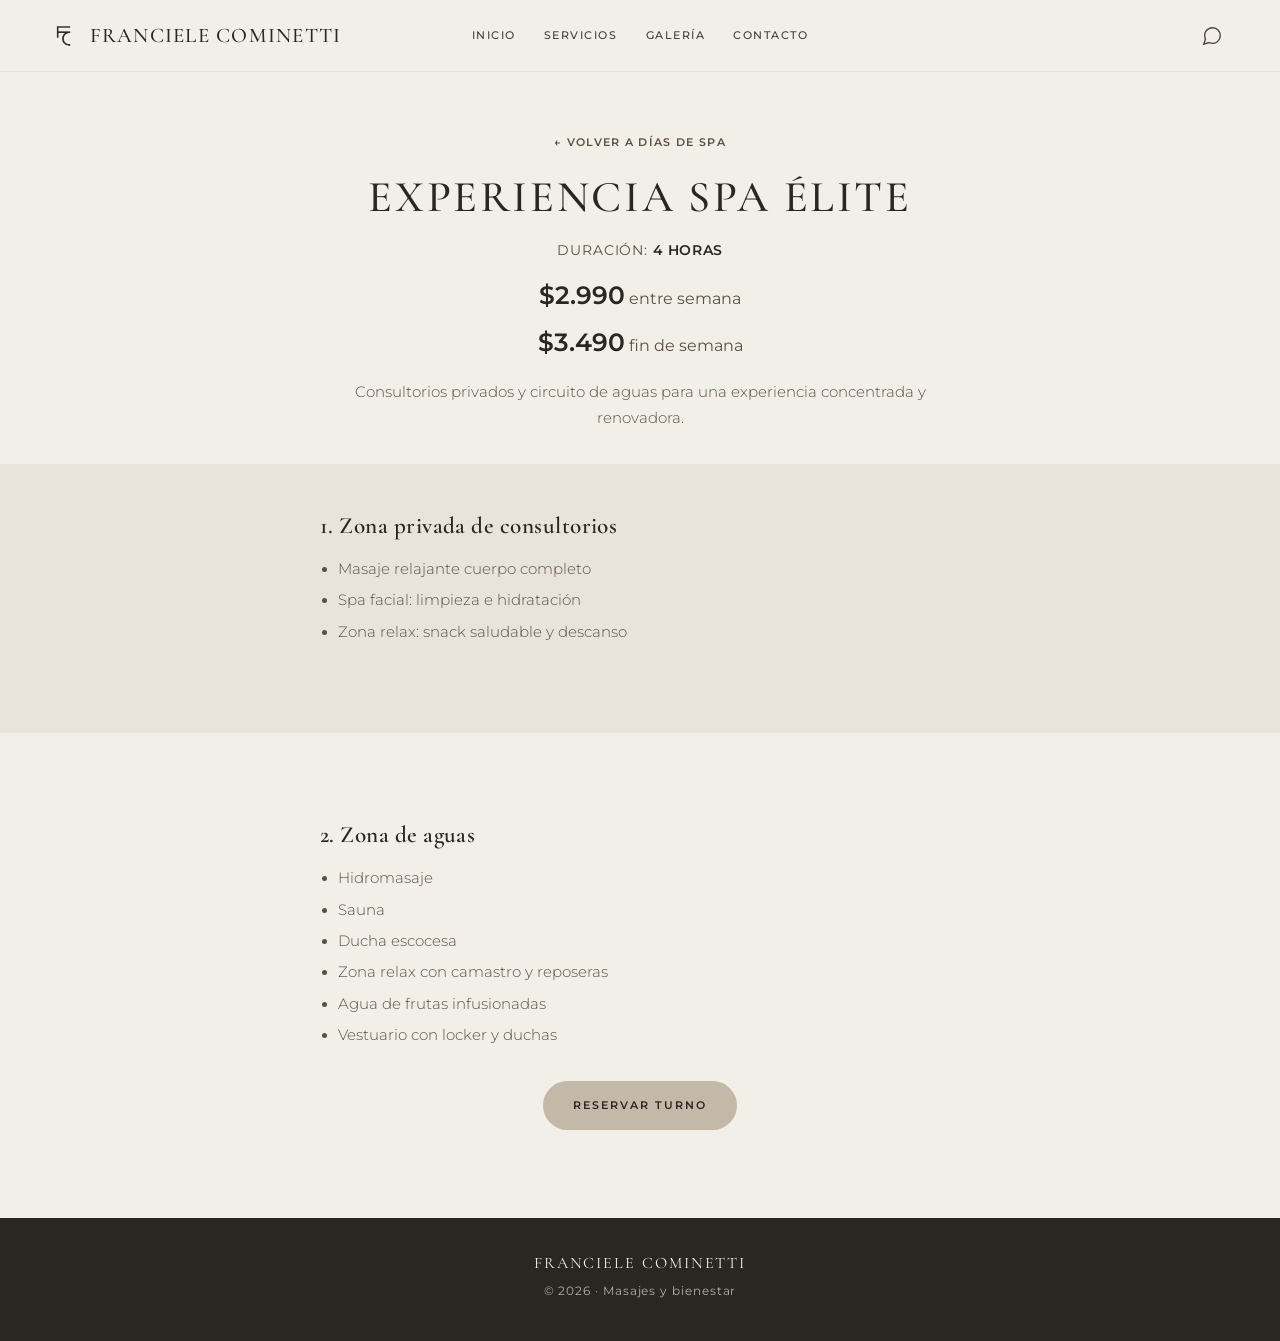
<file: spa-elite.html>
<!DOCTYPE html>
<html lang="es">
  <head>
    <meta charset="UTF-8" />
    <meta name="viewport" content="width=device-width, initial-scale=1" />
    <meta
      name="description"
      content="Experiencia Spa Élite en Franciele Cominetti — consultorios privados y zona de aguas. 4 horas. Desde $2.990 entre semana."
    />
    <title>Spa Élite | Franciele Cominetti</title>
    <link rel="preconnect" href="https://fonts.googleapis.com" />
    <link rel="preconnect" href="https://fonts.gstatic.com" crossorigin />
    <link
      href="https://fonts.googleapis.com/css2?family=Cormorant+Garamond:ital,wght@0,400;0,500;0,600;1,400&family=Montserrat:wght@300;400;500;600&display=swap"
      rel="stylesheet"
    />
    <link rel="stylesheet" href="css/styles.css" />
  </head>
  <body>
    <header class="site-header site-header--page">
      <a href="index.html" class="logo">
        <span class="logo__mark" aria-hidden="true"></span>
        <span class="logo__text">Franciele Cominetti</span>
      </a>
      <nav class="nav" id="primary-nav" aria-label="Principal">
        <a href="index.html#inicio">Inicio</a>
        <a href="index.html#servicios">Servicios</a>
        <a href="index.html#galeria">Galería</a>
        <a href="index.html#contacto">Contacto</a>
      </nav>
      <button
        type="button"
        class="nav-toggle"
        aria-expanded="false"
        aria-controls="primary-nav"
        aria-label="Abrir menú"
      >
        <span class="nav-toggle__bar" aria-hidden="true"></span>
        <span class="nav-toggle__bar" aria-hidden="true"></span>
        <span class="nav-toggle__bar" aria-hidden="true"></span>
      </button>
      <a class="nav-icon" href="index.html#contacto" aria-label="Ir a contacto">
        <svg width="22" height="22" viewBox="0 0 24 24" fill="none" stroke="currentColor" stroke-width="1.5" aria-hidden="true">
          <path d="M21 11.5a8.38 8.38 0 0 1-.9 3.8 8.5 8.5 0 0 1-7.6 4.7 8.38 8.38 0 0 1-3.8-.9L3 21l1.9-5.7a8.38 8.38 0 0 1-.9-3.8 8.5 8.5 0 0 1 4.7-7.6 8.38 8.38 0 0 1 3.8-.9h.5a8.48 8.48 0 0 1 8 8v.5z" />
        </svg>
      </a>
    </header>

    <main class="page-main" id="contenido">
      <header class="page-head">
        <a href="dias-spa.html" class="back-link">← Volver a días de spa</a>
        <h1 class="page-head__title">Experiencia Spa Élite</h1>
        <p class="page-head__meta">Duración: <strong>4 horas</strong></p>
        <div class="page-head__prices" role="group" aria-label="Valores por persona">
          <p class="page-head__price-line"><strong>$2.990</strong> entre semana</p>
          <p class="page-head__price-line"><strong>$3.490</strong> fin de semana</p>
        </div>
        <p class="page-head__intro">
          Consultorios privados y circuito de aguas para una experiencia concentrada y renovadora.
        </p>
      </header>

      <section class="service-section service-section--alt service-section--after-head" aria-labelledby="spa-elite-1">
        <div class="service-section__inner spa-detail">
          <h2 class="spa-detail__title" id="spa-elite-1">1. Zona privada de consultorios</h2>
          <ul class="spa-detail__list">
            <li>Masaje relajante cuerpo completo</li>
            <li>Spa facial: limpieza e hidratación</li>
            <li>Zona relax: snack saludable y descanso</li>
          </ul>
        </div>
      </section>

      <section class="service-section" aria-labelledby="spa-elite-2">
        <div class="service-section__inner spa-detail">
          <h2 class="spa-detail__title" id="spa-elite-2">2. Zona de aguas</h2>
          <ul class="spa-detail__list">
            <li>Hidromasaje</li>
            <li>Sauna</li>
            <li>Ducha escocesa</li>
            <li>Zona relax con camastro y reposeras</li>
            <li>Agua de frutas infusionadas</li>
            <li>Vestuario con locker y duchas</li>
          </ul>
          <p class="page-cta">
            <a class="btn btn--primary" href="reservar.html?servicio=elite">Reservar turno</a>
          </p>
        </div>
      </section>
    </main>

    <footer class="site-footer">
      <p class="site-footer__brand">Franciele Cominetti</p>
      <p class="site-footer__copy">© <span id="year"></span> · Masajes y bienestar</p>
    </footer>

    <script src="js/main.js"></script>
  </body>
</html>
</file>
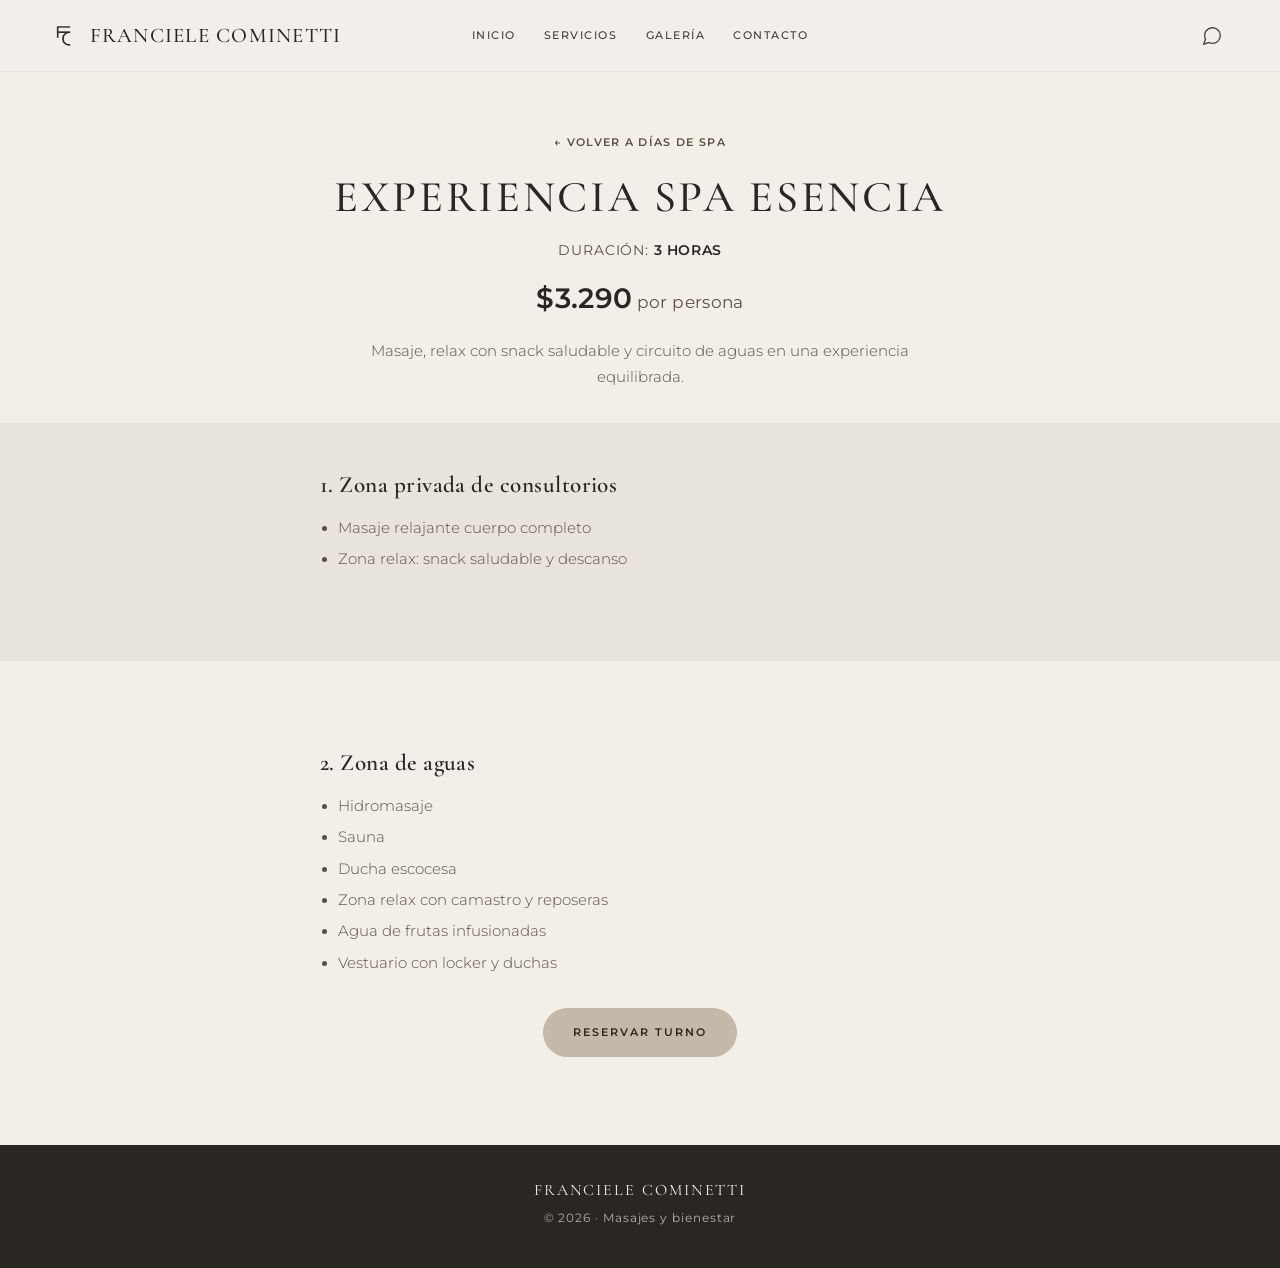
<file: spa-esencia.html>
<!DOCTYPE html>
<html lang="es">
  <head>
    <meta charset="UTF-8" />
    <meta name="viewport" content="width=device-width, initial-scale=1" />
    <meta
      name="description"
      content="Experiencia Spa Esencia en Franciele Cominetti — consultorios y zona de aguas. 3 horas. $3.290 por persona."
    />
    <title>Spa Esencia | Franciele Cominetti</title>
    <link rel="preconnect" href="https://fonts.googleapis.com" />
    <link rel="preconnect" href="https://fonts.gstatic.com" crossorigin />
    <link
      href="https://fonts.googleapis.com/css2?family=Cormorant+Garamond:ital,wght@0,400;0,500;0,600;1,400&family=Montserrat:wght@300;400;500;600&display=swap"
      rel="stylesheet"
    />
    <link rel="stylesheet" href="css/styles.css" />
  </head>
  <body>
    <header class="site-header site-header--page">
      <a href="index.html" class="logo">
        <span class="logo__mark" aria-hidden="true"></span>
        <span class="logo__text">Franciele Cominetti</span>
      </a>
      <nav class="nav" id="primary-nav" aria-label="Principal">
        <a href="index.html#inicio">Inicio</a>
        <a href="index.html#servicios">Servicios</a>
        <a href="index.html#galeria">Galería</a>
        <a href="index.html#contacto">Contacto</a>
      </nav>
      <button
        type="button"
        class="nav-toggle"
        aria-expanded="false"
        aria-controls="primary-nav"
        aria-label="Abrir menú"
      >
        <span class="nav-toggle__bar" aria-hidden="true"></span>
        <span class="nav-toggle__bar" aria-hidden="true"></span>
        <span class="nav-toggle__bar" aria-hidden="true"></span>
      </button>
      <a class="nav-icon" href="index.html#contacto" aria-label="Ir a contacto">
        <svg width="22" height="22" viewBox="0 0 24 24" fill="none" stroke="currentColor" stroke-width="1.5" aria-hidden="true">
          <path d="M21 11.5a8.38 8.38 0 0 1-.9 3.8 8.5 8.5 0 0 1-7.6 4.7 8.38 8.38 0 0 1-3.8-.9L3 21l1.9-5.7a8.38 8.38 0 0 1-.9-3.8 8.5 8.5 0 0 1 4.7-7.6 8.38 8.38 0 0 1 3.8-.9h.5a8.48 8.48 0 0 1 8 8v.5z" />
        </svg>
      </a>
    </header>

    <main class="page-main" id="contenido">
      <header class="page-head">
        <a href="dias-spa.html" class="back-link">← Volver a días de spa</a>
        <h1 class="page-head__title">Experiencia Spa Esencia</h1>
        <p class="page-head__meta">Duración: <strong>3 horas</strong></p>
        <p class="page-head__price"><strong>$3.290</strong> por persona</p>
        <p class="page-head__intro">
          Masaje, relax con snack saludable y circuito de aguas en una experiencia equilibrada.
        </p>
      </header>

      <section class="service-section service-section--alt service-section--after-head" aria-labelledby="spa-esencia-1">
        <div class="service-section__inner spa-detail">
          <h2 class="spa-detail__title" id="spa-esencia-1">1. Zona privada de consultorios</h2>
          <ul class="spa-detail__list">
            <li>Masaje relajante cuerpo completo</li>
            <li>Zona relax: snack saludable y descanso</li>
          </ul>
        </div>
      </section>

      <section class="service-section" aria-labelledby="spa-esencia-2">
        <div class="service-section__inner spa-detail">
          <h2 class="spa-detail__title" id="spa-esencia-2">2. Zona de aguas</h2>
          <ul class="spa-detail__list">
            <li>Hidromasaje</li>
            <li>Sauna</li>
            <li>Ducha escocesa</li>
            <li>Zona relax con camastro y reposeras</li>
            <li>Agua de frutas infusionadas</li>
            <li>Vestuario con locker y duchas</li>
          </ul>
          <p class="page-cta">
            <a class="btn btn--primary" href="reservar.html?servicio=esencia">Reservar turno</a>
          </p>
        </div>
      </section>
    </main>

    <footer class="site-footer">
      <p class="site-footer__brand">Franciele Cominetti</p>
      <p class="site-footer__copy">© <span id="year"></span> · Masajes y bienestar</p>
    </footer>

    <script src="js/main.js"></script>
  </body>
</html>
</file>
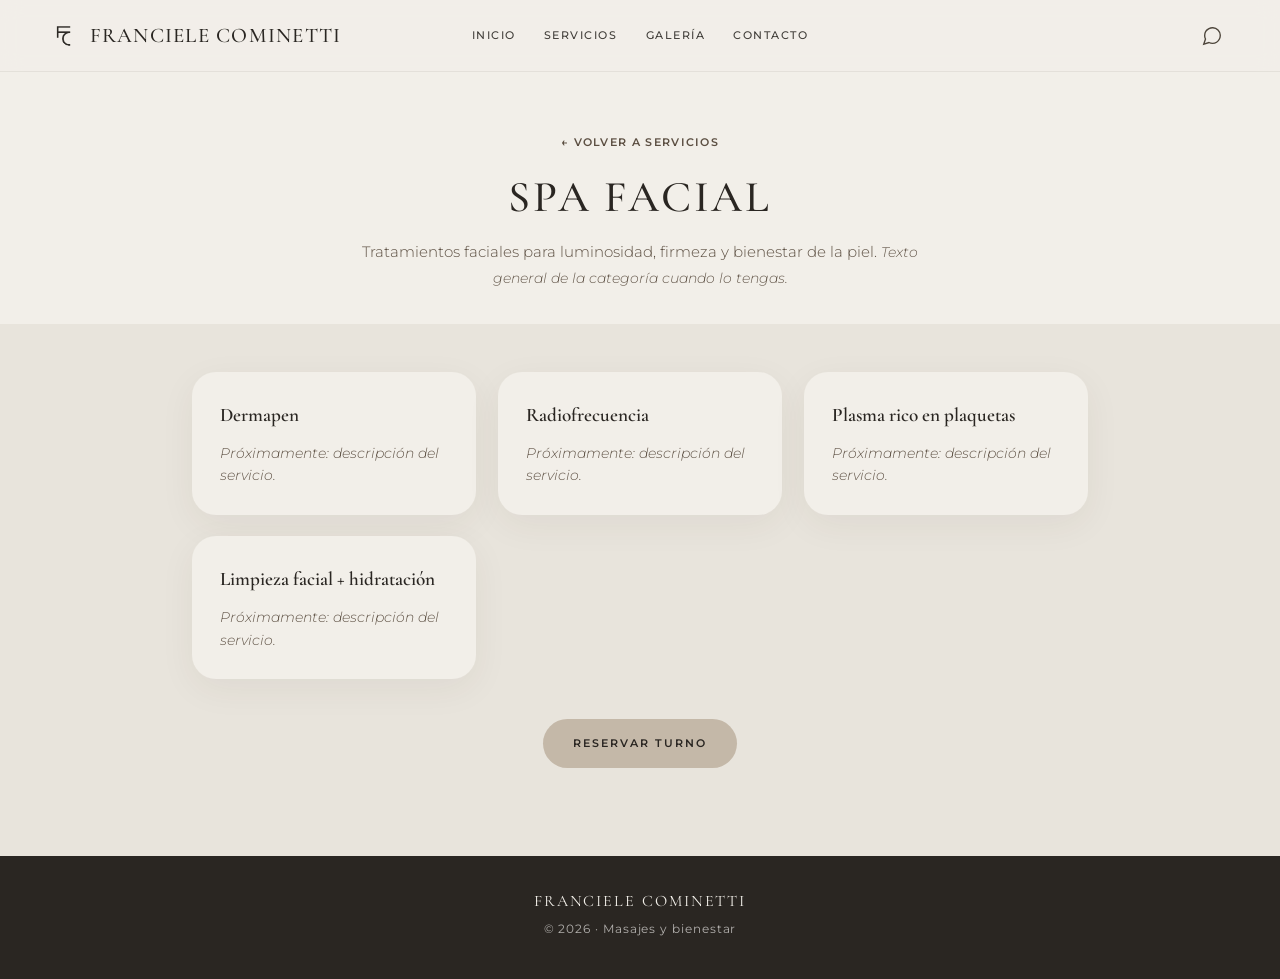
<file: spa-facial.html>
<!DOCTYPE html>
<html lang="es">
  <head>
    <meta charset="UTF-8" />
    <meta name="viewport" content="width=device-width, initial-scale=1" />
    <meta
      name="description"
      content="Spa facial en Franciele Cominetti — Dermapen, radiofrecuencia, PRP y limpieza con hidratación."
    />
    <title>Spa facial | Franciele Cominetti</title>
    <link rel="preconnect" href="https://fonts.googleapis.com" />
    <link rel="preconnect" href="https://fonts.gstatic.com" crossorigin />
    <link
      href="https://fonts.googleapis.com/css2?family=Cormorant+Garamond:ital,wght@0,400;0,500;0,600;1,400&family=Montserrat:wght@300;400;500;600&display=swap"
      rel="stylesheet"
    />
    <link rel="stylesheet" href="css/styles.css" />
  </head>
  <body>
    <header class="site-header site-header--page">
      <a href="index.html" class="logo">
        <span class="logo__mark" aria-hidden="true"></span>
        <span class="logo__text">Franciele Cominetti</span>
      </a>
      <nav class="nav" id="primary-nav" aria-label="Principal">
        <a href="index.html#inicio">Inicio</a>
        <a href="index.html#servicios">Servicios</a>
        <a href="index.html#galeria">Galería</a>
        <a href="index.html#contacto">Contacto</a>
      </nav>
      <button
        type="button"
        class="nav-toggle"
        aria-expanded="false"
        aria-controls="primary-nav"
        aria-label="Abrir menú"
      >
        <span class="nav-toggle__bar" aria-hidden="true"></span>
        <span class="nav-toggle__bar" aria-hidden="true"></span>
        <span class="nav-toggle__bar" aria-hidden="true"></span>
      </button>
      <a class="nav-icon" href="index.html#contacto" aria-label="Ir a contacto">
        <svg width="22" height="22" viewBox="0 0 24 24" fill="none" stroke="currentColor" stroke-width="1.5" aria-hidden="true">
          <path d="M21 11.5a8.38 8.38 0 0 1-.9 3.8 8.5 8.5 0 0 1-7.6 4.7 8.38 8.38 0 0 1-3.8-.9L3 21l1.9-5.7a8.38 8.38 0 0 1-.9-3.8 8.5 8.5 0 0 1 4.7-7.6 8.38 8.38 0 0 1 3.8-.9h.5a8.48 8.48 0 0 1 8 8v.5z" />
        </svg>
      </a>
    </header>

    <main class="page-main" id="contenido">
      <header class="page-head">
        <a href="index.html#servicios" class="back-link">← Volver a servicios</a>
        <h1 class="page-head__title">Spa facial</h1>
        <p class="page-head__intro">
          Tratamientos faciales para luminosidad, firmeza y bienestar de la piel.
          <em>Texto general de la categoría cuando lo tengas.</em>
        </p>
      </header>

      <section class="service-section service-section--alt service-section--after-head" aria-label="Opciones de spa facial">
        <div class="service-section__inner">
          <ul class="service-subgrid">
            <li class="service-subcard">
              <h2 class="service-subcard__name">Dermapen</h2>
              <p class="service-subcard__desc">Próximamente: descripción del servicio.</p>
            </li>
            <li class="service-subcard">
              <h2 class="service-subcard__name">Radiofrecuencia</h2>
              <p class="service-subcard__desc">Próximamente: descripción del servicio.</p>
            </li>
            <li class="service-subcard">
              <h2 class="service-subcard__name">Plasma rico en plaquetas</h2>
              <p class="service-subcard__desc">Próximamente: descripción del servicio.</p>
            </li>
            <li class="service-subcard">
              <h2 class="service-subcard__name">Limpieza facial + hidratación</h2>
              <p class="service-subcard__desc">Próximamente: descripción del servicio.</p>
            </li>
          </ul>
          <p class="page-cta">
            <a class="btn btn--primary" href="reservar.html?servicio=facial">Reservar turno</a>
          </p>
        </div>
      </section>
    </main>

    <footer class="site-footer">
      <p class="site-footer__brand">Franciele Cominetti</p>
      <p class="site-footer__copy">© <span id="year"></span> · Masajes y bienestar</p>
    </footer>

    <script src="js/main.js"></script>
  </body>
</html>
</file>
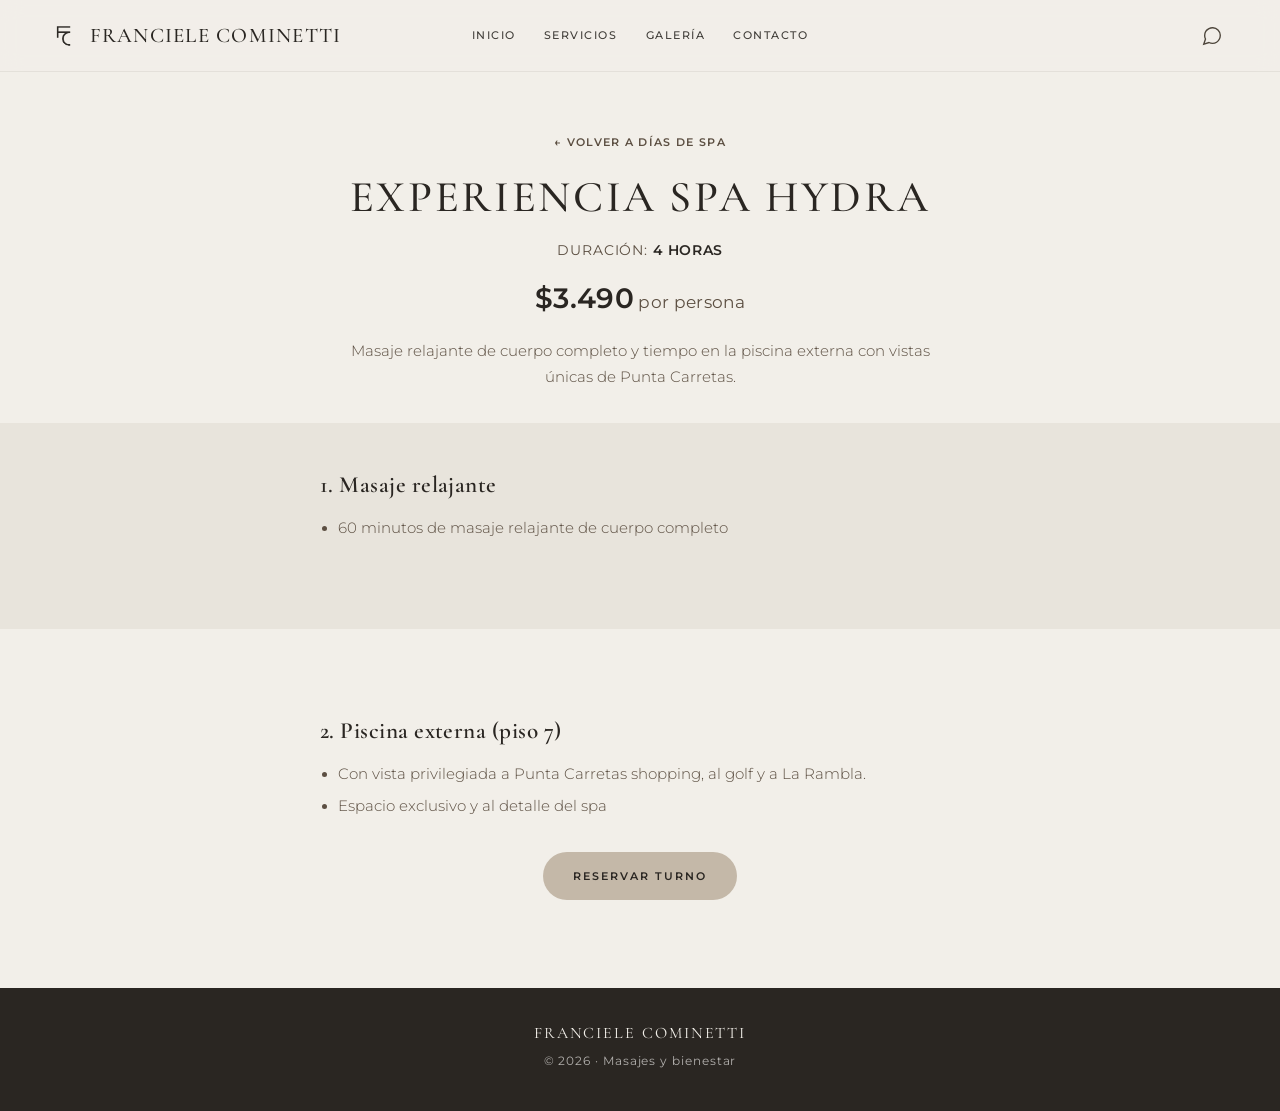
<file: spa-hydra.html>
<!DOCTYPE html>
<html lang="es">
  <head>
    <meta charset="UTF-8" />
    <meta name="viewport" content="width=device-width, initial-scale=1" />
    <meta
      name="description"
      content="Experiencia Spa Hydra en Franciele Cominetti — masaje de 60 minutos y piscina externa con vista. 4 horas. $3.490 por persona."
    />
    <title>Spa Hydra | Franciele Cominetti</title>
    <link rel="preconnect" href="https://fonts.googleapis.com" />
    <link rel="preconnect" href="https://fonts.gstatic.com" crossorigin />
    <link
      href="https://fonts.googleapis.com/css2?family=Cormorant+Garamond:ital,wght@0,400;0,500;0,600;1,400&family=Montserrat:wght@300;400;500;600&display=swap"
      rel="stylesheet"
    />
    <link rel="stylesheet" href="css/styles.css" />
  </head>
  <body>
    <header class="site-header site-header--page">
      <a href="index.html" class="logo">
        <span class="logo__mark" aria-hidden="true"></span>
        <span class="logo__text">Franciele Cominetti</span>
      </a>
      <nav class="nav" id="primary-nav" aria-label="Principal">
        <a href="index.html#inicio">Inicio</a>
        <a href="index.html#servicios">Servicios</a>
        <a href="index.html#galeria">Galería</a>
        <a href="index.html#contacto">Contacto</a>
      </nav>
      <button
        type="button"
        class="nav-toggle"
        aria-expanded="false"
        aria-controls="primary-nav"
        aria-label="Abrir menú"
      >
        <span class="nav-toggle__bar" aria-hidden="true"></span>
        <span class="nav-toggle__bar" aria-hidden="true"></span>
        <span class="nav-toggle__bar" aria-hidden="true"></span>
      </button>
      <a class="nav-icon" href="index.html#contacto" aria-label="Ir a contacto">
        <svg width="22" height="22" viewBox="0 0 24 24" fill="none" stroke="currentColor" stroke-width="1.5" aria-hidden="true">
          <path d="M21 11.5a8.38 8.38 0 0 1-.9 3.8 8.5 8.5 0 0 1-7.6 4.7 8.38 8.38 0 0 1-3.8-.9L3 21l1.9-5.7a8.38 8.38 0 0 1-.9-3.8 8.5 8.5 0 0 1 4.7-7.6 8.38 8.38 0 0 1 3.8-.9h.5a8.48 8.48 0 0 1 8 8v.5z" />
        </svg>
      </a>
    </header>

    <main class="page-main" id="contenido">
      <header class="page-head">
        <a href="dias-spa.html" class="back-link">← Volver a días de spa</a>
        <h1 class="page-head__title">Experiencia Spa Hydra</h1>
        <p class="page-head__meta">Duración: <strong>4 horas</strong></p>
        <p class="page-head__price"><strong>$3.490</strong> por persona</p>
        <p class="page-head__intro">
          Masaje relajante de cuerpo completo y tiempo en la piscina externa con vistas únicas de Punta Carretas.
        </p>
      </header>

      <section class="service-section service-section--alt service-section--after-head" aria-labelledby="spa-hydra-1">
        <div class="service-section__inner spa-detail">
          <h2 class="spa-detail__title" id="spa-hydra-1">1. Masaje relajante</h2>
          <ul class="spa-detail__list">
            <li>60 minutos de masaje relajante de cuerpo completo</li>
          </ul>
        </div>
      </section>

      <section class="service-section" aria-labelledby="spa-hydra-2">
        <div class="service-section__inner spa-detail">
          <h2 class="spa-detail__title" id="spa-hydra-2">2. Piscina externa (piso 7)</h2>
          <ul class="spa-detail__list">
            <li>Con vista privilegiada a Punta Carretas shopping, al golf y a La Rambla.</li>
            <li>Espacio exclusivo y al detalle del spa</li>
          </ul>
          <p class="page-cta">
            <a class="btn btn--primary" href="reservar.html?servicio=hydra">Reservar turno</a>
          </p>
        </div>
      </section>
    </main>

    <footer class="site-footer">
      <p class="site-footer__brand">Franciele Cominetti</p>
      <p class="site-footer__copy">© <span id="year"></span> · Masajes y bienestar</p>
    </footer>

    <script src="js/main.js"></script>
  </body>
</html>
</file>
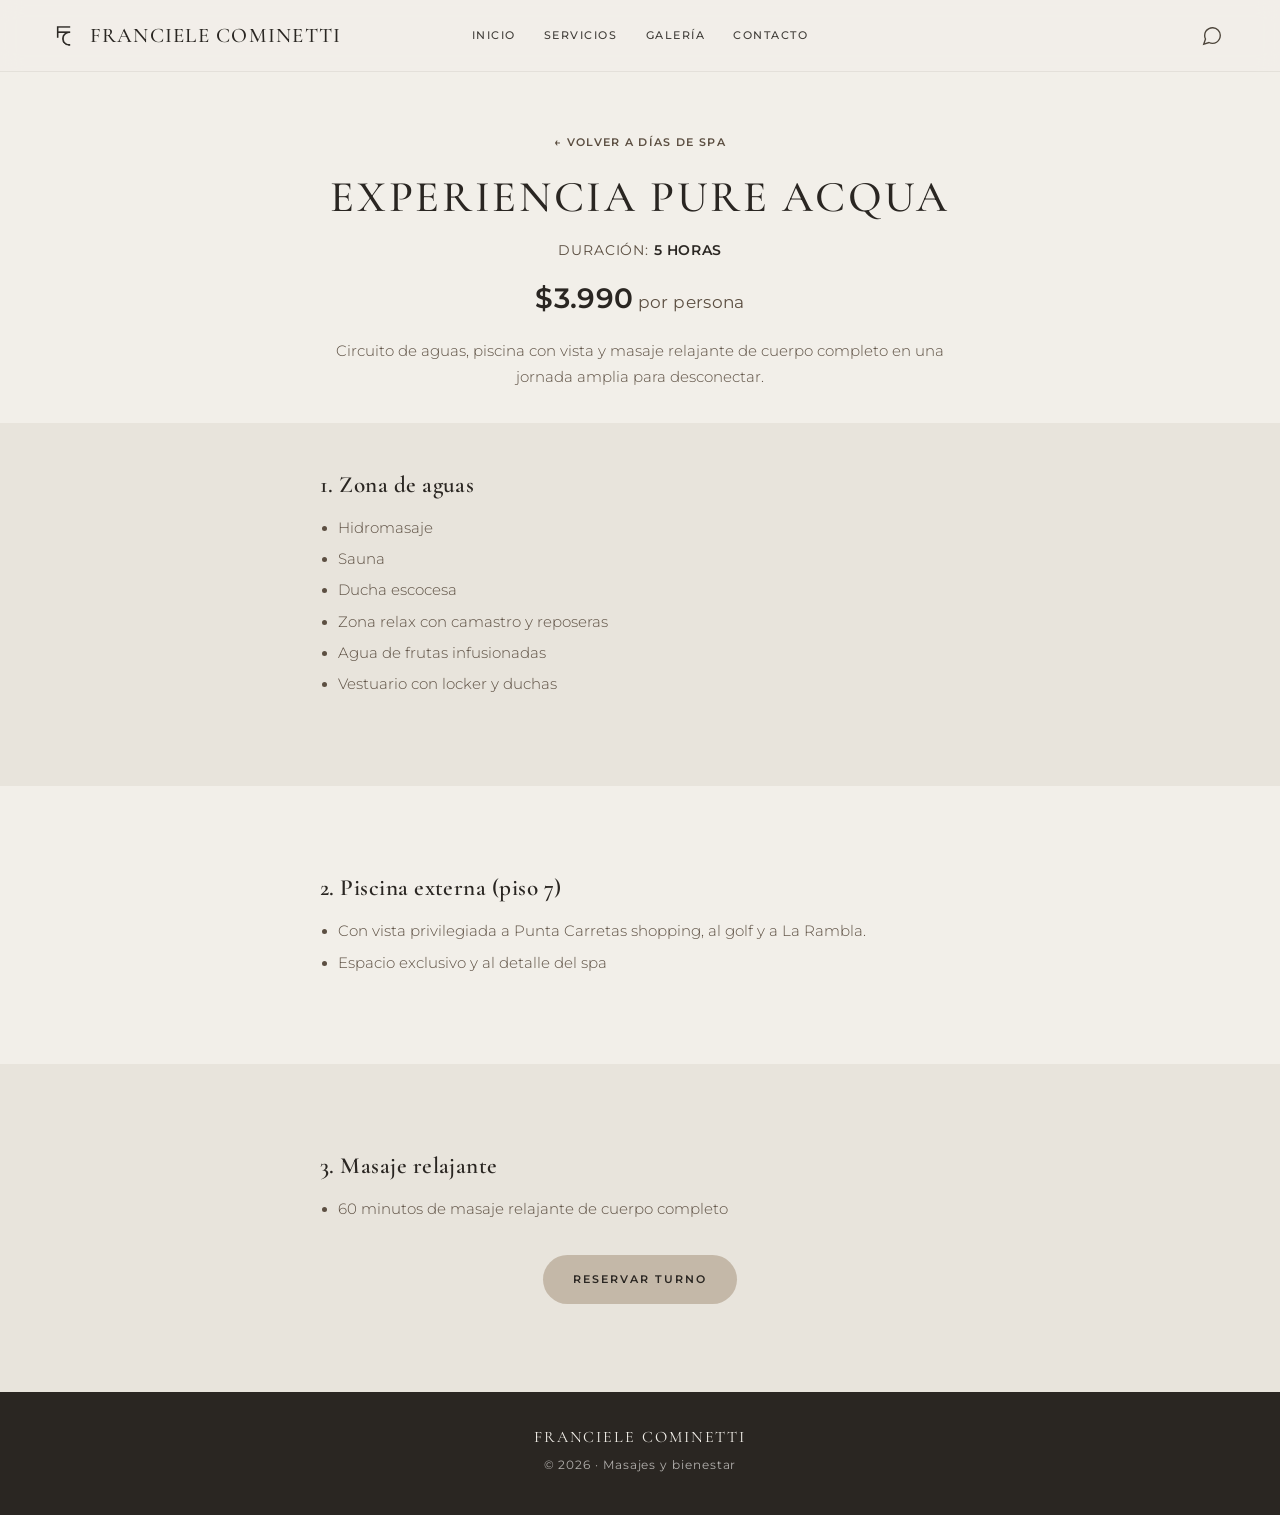
<file: spa-pure-acqua.html>
<!DOCTYPE html>
<html lang="es">
  <head>
    <meta charset="UTF-8" />
    <meta name="viewport" content="width=device-width, initial-scale=1" />
    <meta
      name="description"
      content="Experiencia Pure Acqua en Franciele Cominetti — zona de aguas, piscina externa y masaje 60 min. 5 horas. $3.990 por persona."
    />
    <title>Pure Acqua | Franciele Cominetti</title>
    <link rel="preconnect" href="https://fonts.googleapis.com" />
    <link rel="preconnect" href="https://fonts.gstatic.com" crossorigin />
    <link
      href="https://fonts.googleapis.com/css2?family=Cormorant+Garamond:ital,wght@0,400;0,500;0,600;1,400&family=Montserrat:wght@300;400;500;600&display=swap"
      rel="stylesheet"
    />
    <link rel="stylesheet" href="css/styles.css" />
  </head>
  <body>
    <header class="site-header site-header--page">
      <a href="index.html" class="logo">
        <span class="logo__mark" aria-hidden="true"></span>
        <span class="logo__text">Franciele Cominetti</span>
      </a>
      <nav class="nav" id="primary-nav" aria-label="Principal">
        <a href="index.html#inicio">Inicio</a>
        <a href="index.html#servicios">Servicios</a>
        <a href="index.html#galeria">Galería</a>
        <a href="index.html#contacto">Contacto</a>
      </nav>
      <button
        type="button"
        class="nav-toggle"
        aria-expanded="false"
        aria-controls="primary-nav"
        aria-label="Abrir menú"
      >
        <span class="nav-toggle__bar" aria-hidden="true"></span>
        <span class="nav-toggle__bar" aria-hidden="true"></span>
        <span class="nav-toggle__bar" aria-hidden="true"></span>
      </button>
      <a class="nav-icon" href="index.html#contacto" aria-label="Ir a contacto">
        <svg width="22" height="22" viewBox="0 0 24 24" fill="none" stroke="currentColor" stroke-width="1.5" aria-hidden="true">
          <path d="M21 11.5a8.38 8.38 0 0 1-.9 3.8 8.5 8.5 0 0 1-7.6 4.7 8.38 8.38 0 0 1-3.8-.9L3 21l1.9-5.7a8.38 8.38 0 0 1-.9-3.8 8.5 8.5 0 0 1 4.7-7.6 8.38 8.38 0 0 1 3.8-.9h.5a8.48 8.48 0 0 1 8 8v.5z" />
        </svg>
      </a>
    </header>

    <main class="page-main" id="contenido">
      <header class="page-head">
        <a href="dias-spa.html" class="back-link">← Volver a días de spa</a>
        <h1 class="page-head__title">Experiencia Pure Acqua</h1>
        <p class="page-head__meta">Duración: <strong>5 horas</strong></p>
        <p class="page-head__price"><strong>$3.990</strong> por persona</p>
        <p class="page-head__intro">
          Circuito de aguas, piscina con vista y masaje relajante de cuerpo completo en una jornada amplia para desconectar.
        </p>
      </header>

      <section class="service-section service-section--alt service-section--after-head" aria-labelledby="pure-acqua-1">
        <div class="service-section__inner spa-detail">
          <h2 class="spa-detail__title" id="pure-acqua-1">1. Zona de aguas</h2>
          <ul class="spa-detail__list">
            <li>Hidromasaje</li>
            <li>Sauna</li>
            <li>Ducha escocesa</li>
            <li>Zona relax con camastro y reposeras</li>
            <li>Agua de frutas infusionadas</li>
            <li>Vestuario con locker y duchas</li>
          </ul>
        </div>
      </section>

      <section class="service-section" aria-labelledby="pure-acqua-2">
        <div class="service-section__inner spa-detail">
          <h2 class="spa-detail__title" id="pure-acqua-2">2. Piscina externa (piso 7)</h2>
          <ul class="spa-detail__list">
            <li>Con vista privilegiada a Punta Carretas shopping, al golf y a La Rambla.</li>
            <li>Espacio exclusivo y al detalle del spa</li>
          </ul>
        </div>
      </section>

      <section class="service-section service-section--alt" aria-labelledby="pure-acqua-3">
        <div class="service-section__inner spa-detail">
          <h2 class="spa-detail__title" id="pure-acqua-3">3. Masaje relajante</h2>
          <ul class="spa-detail__list">
            <li>60 minutos de masaje relajante de cuerpo completo</li>
          </ul>
          <p class="page-cta">
            <a class="btn btn--primary" href="reservar.html?servicio=pure">Reservar turno</a>
          </p>
        </div>
      </section>
    </main>

    <footer class="site-footer">
      <p class="site-footer__brand">Franciele Cominetti</p>
      <p class="site-footer__copy">© <span id="year"></span> · Masajes y bienestar</p>
    </footer>

    <script src="js/main.js"></script>
  </body>
</html>
</file>
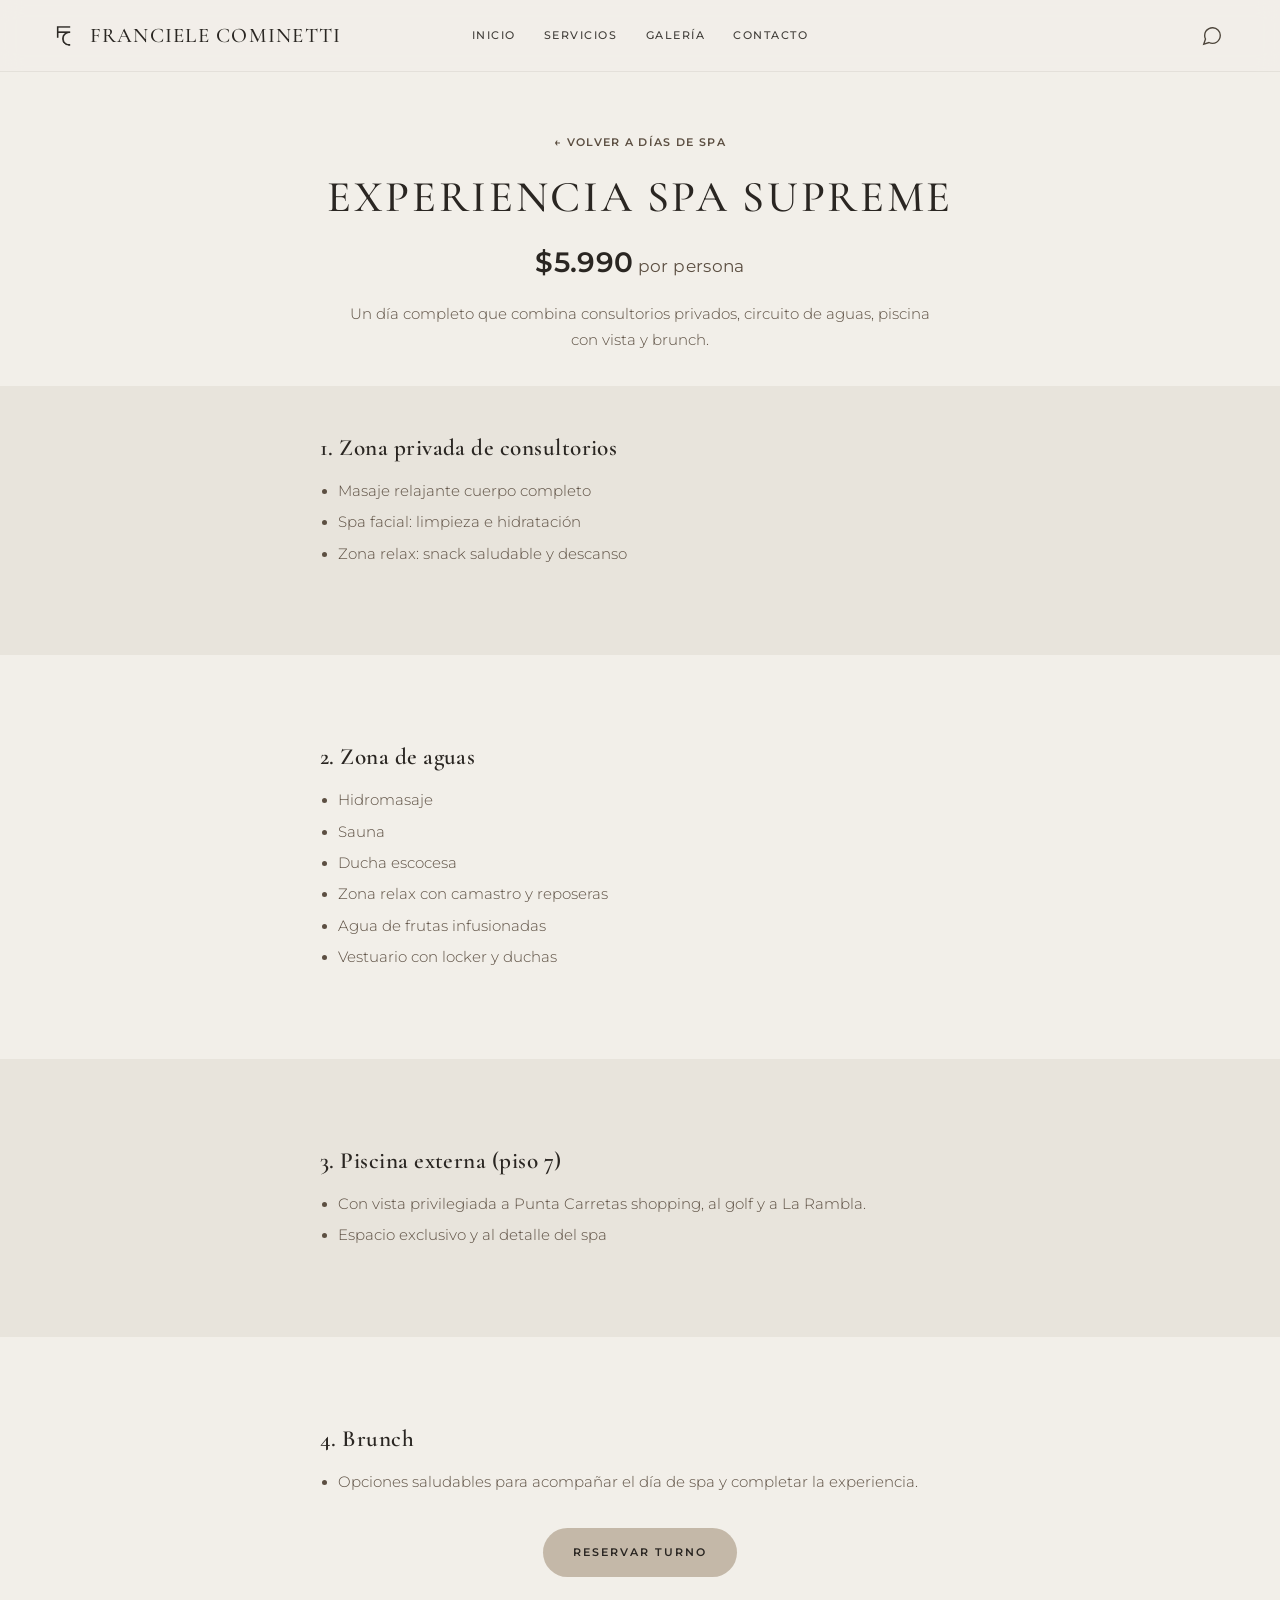
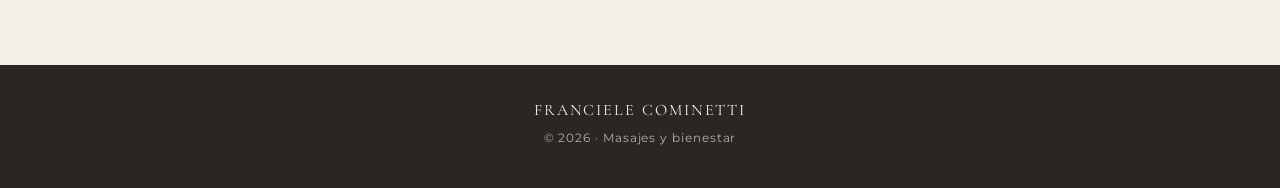
<file: spa-supreme.html>
<!DOCTYPE html>
<html lang="es">
  <head>
    <meta charset="UTF-8" />
    <meta name="viewport" content="width=device-width, initial-scale=1" />
    <meta
      name="description"
      content="Experiencia Spa Supreme en Franciele Cominetti — consultorios, zona de aguas, piscina externa y brunch. $5.990 por persona."
    />
    <title>Spa Supreme | Franciele Cominetti</title>
    <link rel="preconnect" href="https://fonts.googleapis.com" />
    <link rel="preconnect" href="https://fonts.gstatic.com" crossorigin />
    <link
      href="https://fonts.googleapis.com/css2?family=Cormorant+Garamond:ital,wght@0,400;0,500;0,600;1,400&family=Montserrat:wght@300;400;500;600&display=swap"
      rel="stylesheet"
    />
    <link rel="stylesheet" href="css/styles.css" />
  </head>
  <body>
    <header class="site-header site-header--page">
      <a href="index.html" class="logo">
        <span class="logo__mark" aria-hidden="true"></span>
        <span class="logo__text">Franciele Cominetti</span>
      </a>
      <nav class="nav" id="primary-nav" aria-label="Principal">
        <a href="index.html#inicio">Inicio</a>
        <a href="index.html#servicios">Servicios</a>
        <a href="index.html#galeria">Galería</a>
        <a href="index.html#contacto">Contacto</a>
      </nav>
      <button
        type="button"
        class="nav-toggle"
        aria-expanded="false"
        aria-controls="primary-nav"
        aria-label="Abrir menú"
      >
        <span class="nav-toggle__bar" aria-hidden="true"></span>
        <span class="nav-toggle__bar" aria-hidden="true"></span>
        <span class="nav-toggle__bar" aria-hidden="true"></span>
      </button>
      <a class="nav-icon" href="index.html#contacto" aria-label="Ir a contacto">
        <svg width="22" height="22" viewBox="0 0 24 24" fill="none" stroke="currentColor" stroke-width="1.5" aria-hidden="true">
          <path d="M21 11.5a8.38 8.38 0 0 1-.9 3.8 8.5 8.5 0 0 1-7.6 4.7 8.38 8.38 0 0 1-3.8-.9L3 21l1.9-5.7a8.38 8.38 0 0 1-.9-3.8 8.5 8.5 0 0 1 4.7-7.6 8.38 8.38 0 0 1 3.8-.9h.5a8.48 8.48 0 0 1 8 8v.5z" />
        </svg>
      </a>
    </header>

    <main class="page-main" id="contenido">
      <header class="page-head">
        <a href="dias-spa.html" class="back-link">← Volver a días de spa</a>
        <h1 class="page-head__title">Experiencia Spa Supreme</h1>
        <p class="page-head__price"><strong>$5.990</strong> por persona</p>
        <p class="page-head__intro">
          Un día completo que combina consultorios privados, circuito de aguas, piscina con vista y brunch.
        </p>
      </header>

      <section class="service-section service-section--alt service-section--after-head" aria-labelledby="spa-sup-1">
        <div class="service-section__inner spa-detail">
          <h2 class="spa-detail__title" id="spa-sup-1">1. Zona privada de consultorios</h2>
          <ul class="spa-detail__list">
            <li>Masaje relajante cuerpo completo</li>
            <li>Spa facial: limpieza e hidratación</li>
            <li>Zona relax: snack saludable y descanso</li>
          </ul>
        </div>
      </section>

      <section class="service-section" aria-labelledby="spa-sup-2">
        <div class="service-section__inner spa-detail">
          <h2 class="spa-detail__title" id="spa-sup-2">2. Zona de aguas</h2>
          <ul class="spa-detail__list">
            <li>Hidromasaje</li>
            <li>Sauna</li>
            <li>Ducha escocesa</li>
            <li>Zona relax con camastro y reposeras</li>
            <li>Agua de frutas infusionadas</li>
            <li>Vestuario con locker y duchas</li>
          </ul>
        </div>
      </section>

      <section class="service-section service-section--alt" aria-labelledby="spa-sup-3">
        <div class="service-section__inner spa-detail">
          <h2 class="spa-detail__title" id="spa-sup-3">3. Piscina externa (piso 7)</h2>
          <ul class="spa-detail__list">
            <li>Con vista privilegiada a Punta Carretas shopping, al golf y a La Rambla.</li>
            <li>Espacio exclusivo y al detalle del spa</li>
          </ul>
        </div>
      </section>

      <section class="service-section" aria-labelledby="spa-sup-4">
        <div class="service-section__inner spa-detail">
          <h2 class="spa-detail__title" id="spa-sup-4">4. Brunch</h2>
          <ul class="spa-detail__list">
            <li>Opciones saludables para acompañar el día de spa y completar la experiencia.</li>
          </ul>
          <p class="page-cta">
            <a class="btn btn--primary" href="reservar.html?servicio=supreme">Reservar turno</a>
          </p>
        </div>
      </section>
    </main>

    <footer class="site-footer">
      <p class="site-footer__brand">Franciele Cominetti</p>
      <p class="site-footer__copy">© <span id="year"></span> · Masajes y bienestar</p>
    </footer>

    <script src="js/main.js"></script>
  </body>
</html>
</file>
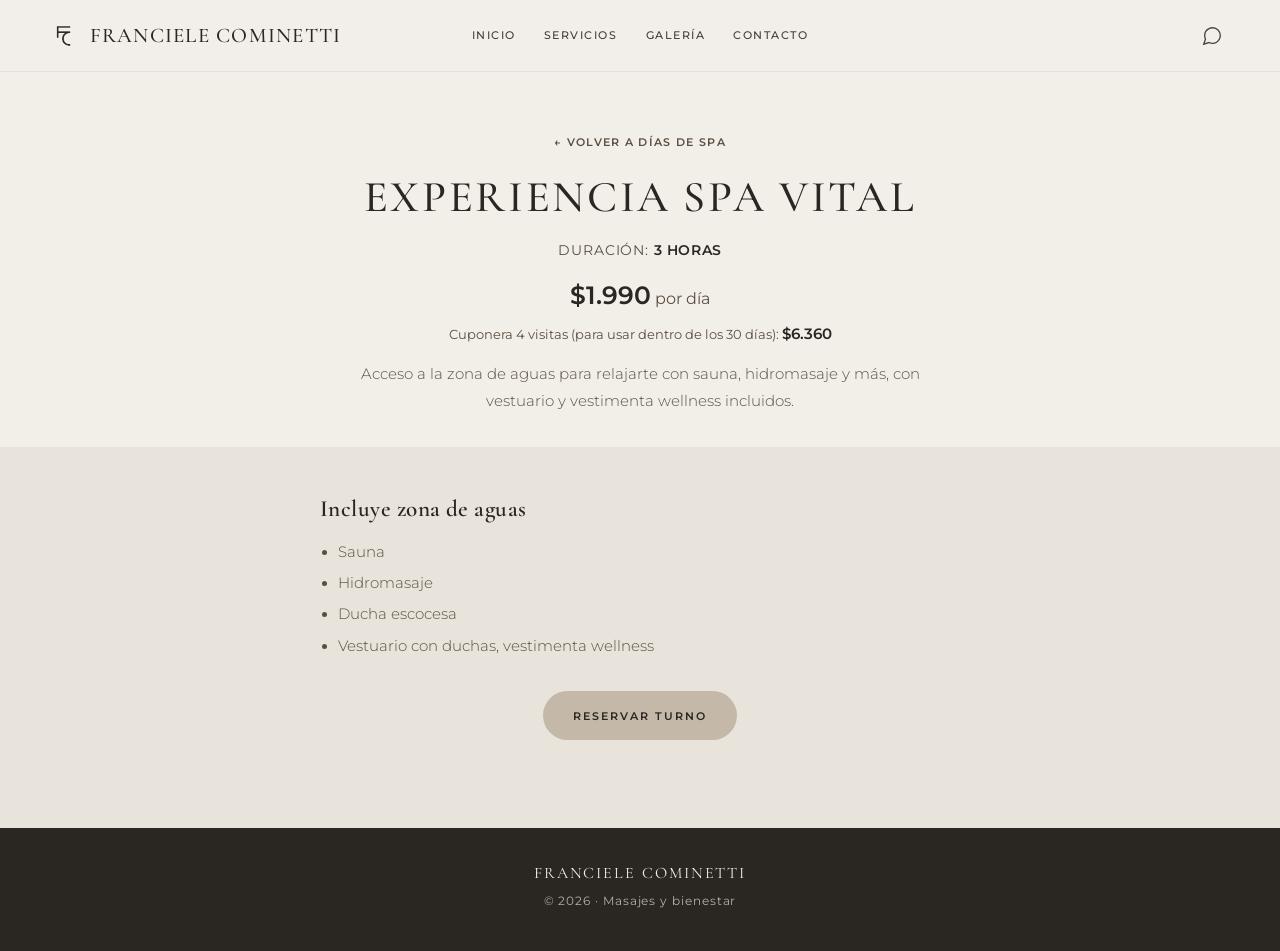
<file: spa-vital.html>
<!DOCTYPE html>
<html lang="es">
  <head>
    <meta charset="UTF-8" />
    <meta name="viewport" content="width=device-width, initial-scale=1" />
    <meta
      name="description"
      content="Experiencia Spa Vital en Franciele Cominetti — zona de aguas, 3 horas. Desde $1.990 por día o cuponera 4 visitas $6.360."
    />
    <title>Spa Vital | Franciele Cominetti</title>
    <link rel="preconnect" href="https://fonts.googleapis.com" />
    <link rel="preconnect" href="https://fonts.gstatic.com" crossorigin />
    <link
      href="https://fonts.googleapis.com/css2?family=Cormorant+Garamond:ital,wght@0,400;0,500;0,600;1,400&family=Montserrat:wght@300;400;500;600&display=swap"
      rel="stylesheet"
    />
    <link rel="stylesheet" href="css/styles.css" />
  </head>
  <body>
    <header class="site-header site-header--page">
      <a href="index.html" class="logo">
        <span class="logo__mark" aria-hidden="true"></span>
        <span class="logo__text">Franciele Cominetti</span>
      </a>
      <nav class="nav" id="primary-nav" aria-label="Principal">
        <a href="index.html#inicio">Inicio</a>
        <a href="index.html#servicios">Servicios</a>
        <a href="index.html#galeria">Galería</a>
        <a href="index.html#contacto">Contacto</a>
      </nav>
      <button
        type="button"
        class="nav-toggle"
        aria-expanded="false"
        aria-controls="primary-nav"
        aria-label="Abrir menú"
      >
        <span class="nav-toggle__bar" aria-hidden="true"></span>
        <span class="nav-toggle__bar" aria-hidden="true"></span>
        <span class="nav-toggle__bar" aria-hidden="true"></span>
      </button>
      <a class="nav-icon" href="index.html#contacto" aria-label="Ir a contacto">
        <svg width="22" height="22" viewBox="0 0 24 24" fill="none" stroke="currentColor" stroke-width="1.5" aria-hidden="true">
          <path d="M21 11.5a8.38 8.38 0 0 1-.9 3.8 8.5 8.5 0 0 1-7.6 4.7 8.38 8.38 0 0 1-3.8-.9L3 21l1.9-5.7a8.38 8.38 0 0 1-.9-3.8 8.5 8.5 0 0 1 4.7-7.6 8.38 8.38 0 0 1 3.8-.9h.5a8.48 8.48 0 0 1 8 8v.5z" />
        </svg>
      </a>
    </header>

    <main class="page-main" id="contenido">
      <header class="page-head">
        <a href="dias-spa.html" class="back-link">← Volver a días de spa</a>
        <h1 class="page-head__title">Experiencia Spa Vital</h1>
        <p class="page-head__meta">Duración: <strong>3 horas</strong></p>
        <div class="page-head__prices" role="group" aria-label="Valores">
          <p class="page-head__price-line"><strong>$1.990</strong> por día</p>
          <p class="page-head__price-note">Cuponera 4 visitas (para usar dentro de los 30 días): <strong>$6.360</strong></p>
        </div>
        <p class="page-head__intro">
          Acceso a la zona de aguas para relajarte con sauna, hidromasaje y más, con vestuario y vestimenta wellness incluidos.
        </p>
      </header>

      <section class="service-section service-section--alt service-section--after-head" aria-labelledby="spa-vital-zona">
        <div class="service-section__inner spa-detail">
          <h2 class="spa-detail__title" id="spa-vital-zona">Incluye zona de aguas</h2>
          <ul class="spa-detail__list">
            <li>Sauna</li>
            <li>Hidromasaje</li>
            <li>Ducha escocesa</li>
            <li>Vestuario con duchas, vestimenta wellness</li>
          </ul>
          <p class="page-cta">
            <a class="btn btn--primary" href="reservar.html?servicio=vital">Reservar turno</a>
          </p>
        </div>
      </section>
    </main>

    <footer class="site-footer">
      <p class="site-footer__brand">Franciele Cominetti</p>
      <p class="site-footer__copy">© <span id="year"></span> · Masajes y bienestar</p>
    </footer>

    <script src="js/main.js"></script>
  </body>
</html>
</file>
<file: css/styles.css>
/* Franciele Cominetti — base estética: cálida, serif + sans, mucho aire */

:root {
  --cream: #f2efe9;
  --cream-dark: #e8e4dc;
  --wood: #3d3429;
  --wood-soft: #5c4f42;
  --charcoal: #2a2622;
  --sand: #c4b8a8;
  --sand-deep: #a89884;
  --white: #faf9f7;
  --overlay: rgba(42, 38, 34, 0.45);
  --radius-pill: 999px;
  --radius-card: 24px;
  --font-serif: "Cormorant Garamond", Georgia, serif;
  --font-sans: "Montserrat", system-ui, sans-serif;
  --header-h: 4.5rem;
  --ease: cubic-bezier(0.4, 0, 0.2, 1);
}

*,
*::before,
*::after {
  box-sizing: border-box;
}

html {
  scroll-behavior: smooth;
}

body {
  margin: 0;
  font-family: var(--font-sans);
  font-weight: 400;
  font-size: 1rem;
  line-height: 1.65;
  color: var(--charcoal);
  background: var(--cream);
}

img {
  max-width: 100%;
  height: auto;
  display: block;
  vertical-align: middle;
}

a {
  color: inherit;
  text-decoration: none;
}

a:hover {
  opacity: 0.85;
}

/* ——— Header ——— */
.site-header {
  position: fixed;
  top: 0;
  left: 0;
  right: 0;
  z-index: 100;
  display: flex;
  flex-wrap: wrap;
  align-items: center;
  gap: 0.5rem 0.75rem;
  min-height: var(--header-h);
  padding: 0 clamp(1.25rem, 4vw, 3rem);
  background: linear-gradient(to bottom, rgba(42, 38, 34, 0.55), transparent);
  color: var(--white);
}

.site-header .logo {
  order: 1;
  flex: 1 1 auto;
  min-width: 0;
  display: inline-flex;
  align-items: center;
  gap: 0.65rem;
  font-family: var(--font-serif);
  font-size: clamp(1.05rem, 2.2vw, 1.3rem);
  font-weight: 500;
  letter-spacing: 0.06em;
  text-transform: uppercase;
  color: inherit;
}

/* Monograma: el PNG tiene letras claras sobre negro; máscara por luminancia = sin “caja” negra */
.logo__mark {
  display: block;
  flex-shrink: 0;
  width: clamp(1.5rem, 3.4vw, 1.95rem);
  height: clamp(1.85rem, 4.2vw, 2.4rem);
  background-color: currentColor;
  -webkit-mask-image: url("../assets/logo/logo-fc.png");
  mask-image: url("../assets/logo/logo-fc.png");
  -webkit-mask-size: contain;
  mask-size: contain;
  -webkit-mask-repeat: no-repeat;
  mask-repeat: no-repeat;
  -webkit-mask-position: center;
  mask-position: center;
  mask-mode: luminance;
}

.logo__text {
  line-height: 1.15;
}

/* Header en páginas internas (sin hero a pantalla completa) */
.site-header--page {
  background: rgba(242, 239, 233, 0.94);
  color: var(--charcoal);
  border-bottom: 1px solid rgba(61, 52, 41, 0.08);
  backdrop-filter: blur(10px);
  -webkit-backdrop-filter: blur(10px);
}

.site-header--page .logo {
  color: var(--charcoal);
}

.site-header--page .nav a {
  color: var(--charcoal);
  opacity: 0.88;
}

.site-header--page .nav a:hover,
.site-header--page .nav a[aria-current="page"] {
  opacity: 1;
}

.site-header--page .nav a[aria-current="page"] {
  text-decoration: underline;
  text-underline-offset: 4px;
}

.site-header--page .nav-icon {
  color: var(--wood);
}

.nav {
  order: 4;
  flex: 1 1 100%;
  display: flex;
  flex-direction: column;
  align-items: stretch;
  gap: 0;
  max-width: none;
  max-height: 0;
  overflow: hidden;
  opacity: 0;
  padding: 0 clamp(1.25rem, 4vw, 3rem);
  margin: 0 calc(-1 * clamp(1.25rem, 4vw, 3rem));
  width: calc(100% + 2 * clamp(1.25rem, 4vw, 3rem));
  box-sizing: border-box;
  font-size: 0.72rem;
  font-weight: 500;
  letter-spacing: 0.14em;
  text-transform: uppercase;
  background: rgba(42, 38, 34, 0.97);
  border-bottom: 1px solid rgba(250, 249, 247, 0.08);
  transition: max-height 0.38s var(--ease), opacity 0.28s var(--ease), padding 0.38s var(--ease);
}

.site-header.is-nav-open .nav {
  max-height: 24rem;
  opacity: 1;
  padding-top: 0.65rem;
  padding-bottom: 1rem;
}

.nav a {
  opacity: 0.95;
  padding: 0.85rem 0;
  border-bottom: 1px solid rgba(250, 249, 247, 0.07);
}

.nav a:last-child {
  border-bottom: none;
}

.nav a:hover {
  opacity: 1;
}

.site-header--page .nav {
  background: rgba(232, 228, 220, 0.98);
  border-bottom-color: rgba(61, 52, 41, 0.12);
}

.site-header--page .nav a {
  color: var(--charcoal);
  border-bottom-color: rgba(42, 38, 34, 0.08);
}

.nav-toggle {
  order: 2;
  margin-left: auto;
  display: flex;
  flex-direction: column;
  justify-content: center;
  align-items: center;
  gap: 5px;
  flex-shrink: 0;
  width: 2.5rem;
  height: 2.5rem;
  padding: 0;
  border: none;
  border-radius: 8px;
  background: transparent;
  color: inherit;
  cursor: pointer;
  transition: background 0.25s var(--ease);
}

.nav-toggle:hover {
  background: rgba(250, 249, 247, 0.12);
}

.site-header--page .nav-toggle:hover {
  background: rgba(61, 52, 41, 0.08);
}

.nav-toggle:focus-visible {
  outline: 2px solid var(--sand);
  outline-offset: 2px;
}

.nav-toggle__bar {
  display: block;
  width: 1.25rem;
  height: 2px;
  background: currentColor;
  border-radius: 1px;
  transition: transform 0.28s var(--ease), opacity 0.2s var(--ease);
  transform-origin: center;
}

.site-header.is-nav-open .nav-toggle__bar:nth-child(1) {
  transform: translateY(7px) rotate(45deg);
}

.site-header.is-nav-open .nav-toggle__bar:nth-child(2) {
  opacity: 0;
}

.site-header.is-nav-open .nav-toggle__bar:nth-child(3) {
  transform: translateY(-7px) rotate(-45deg);
}

.nav-icon {
  order: 3;
  display: flex;
  align-items: center;
  justify-content: center;
  width: 2.5rem;
  height: 2.5rem;
  border-radius: 50%;
  color: var(--white);
  opacity: 0.9;
  transition: opacity 0.35s var(--ease), transform 0.35s var(--ease);
}

.nav-icon:hover {
  opacity: 1;
  transform: scale(1.05);
}

@media (min-width: 768px) {
  .site-header {
    display: grid;
    grid-template-columns: 1fr auto 1fr;
    align-items: center;
    gap: 1rem;
    flex-wrap: nowrap;
  }

  .site-header .logo {
    order: 0;
    grid-column: 1;
    justify-self: start;
    flex: unset;
    min-width: unset;
  }

  .site-header .nav {
    order: 0;
    grid-column: 2;
    flex: unset;
    flex-direction: row;
    flex-wrap: wrap;
    justify-content: center;
    gap: clamp(0.65rem, 1.8vw, 1.35rem) clamp(1rem, 2.5vw, 1.75rem);
    max-width: 52rem;
    max-height: none;
    overflow: visible;
    opacity: 1;
    padding: 0;
    margin: 0;
    width: auto;
    background: transparent;
    border-bottom: none;
    transition: none;
    font-size: 0.68rem;
  }

  .site-header.is-nav-open .nav {
    max-height: none;
    padding-top: 0;
    padding-bottom: 0;
  }

  .nav a {
    padding: 0;
    border-bottom: none;
  }

  .site-header--page .nav {
    background: transparent;
    border-bottom: none;
  }

  .site-header--page .nav a {
    border-bottom: none;
  }

  .nav-toggle {
    display: none;
    margin-left: 0;
  }

  .site-header .nav-icon {
    order: 0;
    grid-column: 3;
    justify-self: end;
  }
}

/* ——— Hero ——— */
.hero {
  position: relative;
  min-height: 100vh;
  min-height: 100dvh;
  display: flex;
  align-items: center;
  justify-content: center;
  padding: calc(var(--header-h) + 2rem) clamp(1.25rem, 5vw, 3rem) 4rem;
  text-align: center;
  color: var(--white);
}

.hero__media {
  position: absolute;
  inset: 0;
  background-color: var(--wood);
  background-image: url("../assets/hero/hero-main.png");
  background-size: cover;
  background-position: center center;
}

.hero__overlay {
  position: absolute;
  inset: 0;
  background: linear-gradient(
    180deg,
    rgba(42, 38, 34, 0.35) 0%,
    var(--overlay) 45%,
    rgba(42, 38, 34, 0.55) 100%
  );
}

.hero__content {
  position: relative;
  z-index: 1;
  max-width: 40rem;
  animation: heroIn 1.2s var(--ease) both;
}

@keyframes heroIn {
  from {
    opacity: 0;
    transform: translateY(18px);
  }
  to {
    opacity: 1;
    transform: translateY(0);
  }
}

.hero__eyebrow {
  margin: 0 0 0.75rem;
  font-size: 0.7rem;
  font-weight: 500;
  letter-spacing: 0.28em;
  text-transform: uppercase;
  opacity: 0.9;
}

.hero__title {
  margin: 0 0 1rem;
  font-family: var(--font-serif);
  font-weight: 500;
  font-size: clamp(2.35rem, 7vw, 3.75rem);
  line-height: 1.12;
  letter-spacing: 0.08em;
  text-transform: uppercase;
}

.hero__subtitle {
  margin: 0 0 2.25rem;
  font-size: clamp(0.95rem, 2vw, 1.05rem);
  font-weight: 300;
  line-height: 1.75;
  opacity: 0.95;
  max-width: 32rem;
  margin-left: auto;
  margin-right: auto;
}

.hero__actions {
  display: flex;
  flex-direction: column;
  align-items: center;
  gap: 1.25rem;
}

@media (min-width: 480px) {
  .hero__actions {
    flex-direction: row;
    flex-wrap: wrap;
    justify-content: center;
  }
}

.btn {
  display: inline-flex;
  align-items: center;
  justify-content: center;
  padding: 0.95rem 1.85rem;
  font-family: var(--font-sans);
  font-size: 0.7rem;
  font-weight: 600;
  letter-spacing: 0.18em;
  text-transform: uppercase;
  border: none;
  border-radius: var(--radius-pill);
  cursor: pointer;
  transition: background 0.4s var(--ease), color 0.4s var(--ease), transform 0.35s var(--ease);
}

.btn--primary {
  background: var(--sand);
  color: var(--charcoal);
}

.btn--primary:hover {
  background: var(--cream);
  transform: translateY(-2px);
}

.btn--outline {
  background: transparent;
  color: var(--white);
  border: 1px solid rgba(250, 249, 247, 0.45);
}

.btn--outline:hover {
  background: rgba(250, 249, 247, 0.12);
  border-color: rgba(250, 249, 247, 0.65);
}

.hero__link {
  font-size: 0.72rem;
  font-weight: 500;
  letter-spacing: 0.2em;
  text-transform: uppercase;
  color: var(--white);
  display: inline-flex;
  align-items: center;
  gap: 0.5rem;
  opacity: 0.92;
  transition: gap 0.35s var(--ease), opacity 0.35s var(--ease);
}

.hero__link:hover {
  opacity: 1;
  gap: 0.65rem;
}

.hero__arrow {
  font-size: 1rem;
  font-weight: 300;
}

/* ——— Sections shared ——— */
.section-title {
  margin: 0 0 1.5rem;
  font-family: var(--font-serif);
  font-weight: 500;
  font-size: clamp(1.75rem, 4vw, 2.35rem);
  letter-spacing: 0.04em;
  line-height: 1.2;
  text-align: center;
  color: var(--wood);
}

.section-title--dark {
  color: var(--charcoal);
}

/* ——— Intro ——— */
.intro {
  padding: clamp(4.5rem, 12vw, 7rem) clamp(1.25rem, 5vw, 3rem);
  background: var(--cream);
}

.intro__inner {
  max-width: 38rem;
  margin: 0 auto;
  text-align: center;
}

.intro__text {
  margin: 0;
  font-size: clamp(1rem, 2.2vw, 1.125rem);
  font-weight: 300;
  color: var(--wood-soft);
}

.intro__text strong {
  font-weight: 500;
  color: var(--charcoal);
}

/* ——— Inicio: grid de servicios (tarjetas a otras páginas) ——— */
.services-landing {
  padding: clamp(4rem, 10vw, 6rem) clamp(1.25rem, 5vw, 3rem);
  background: var(--cream-dark);
  scroll-margin-top: calc(var(--header-h) + 0.75rem);
}

.services-landing__inner {
  max-width: 64rem;
  margin: 0 auto;
}

.services-landing__lead {
  margin: 0 auto 2.5rem;
  max-width: 36rem;
  text-align: center;
  font-size: 0.95rem;
  font-weight: 300;
  color: var(--wood-soft);
  line-height: 1.75;
}

.services-landing__grid {
  list-style: none;
  margin: 0;
  padding: 0;
  display: grid;
  gap: 1.5rem;
}

@media (min-width: 560px) {
  .services-landing__grid {
    grid-template-columns: repeat(2, 1fr);
  }
}

@media (min-width: 1000px) {
  .services-landing__grid {
    grid-template-columns: repeat(4, 1fr);
    gap: 1.75rem;
  }
}

.service-card {
  display: block;
  height: 100%;
  background: var(--cream);
  border-radius: var(--radius-card);
  padding: clamp(1.5rem, 3vw, 2rem);
  box-shadow: 0 12px 40px rgba(61, 52, 41, 0.06);
  transition: transform 0.45s var(--ease), box-shadow 0.45s var(--ease);
  color: inherit;
}

.service-card:hover {
  transform: translateY(-4px);
  box-shadow: 0 20px 48px rgba(61, 52, 41, 0.1);
}

.service-card__title {
  margin: 0 0 0.75rem;
  font-family: var(--font-serif);
  font-size: 1.35rem;
  font-weight: 600;
  color: var(--charcoal);
}

.service-card__text {
  margin: 0;
  font-size: 0.9rem;
  font-weight: 300;
  color: var(--wood-soft);
  line-height: 1.7;
}

.service-card__cta {
  display: inline-block;
  margin-top: 1.15rem;
  font-size: 0.65rem;
  font-weight: 600;
  letter-spacing: 0.16em;
  text-transform: uppercase;
  color: var(--wood);
  opacity: 0.9;
}

.service-card:hover .service-card__cta {
  opacity: 1;
}

/* ——— Páginas internas de servicio ——— */
.page-main {
  padding-top: var(--header-h);
}

.page-head {
  padding: clamp(2.5rem, 6vw, 3.5rem) clamp(1.25rem, 5vw, 3rem) clamp(1.5rem, 4vw, 2rem);
  text-align: center;
  background: var(--cream);
}

.page-head--alt {
  background: var(--cream-dark);
}

.back-link {
  display: inline-block;
  margin-bottom: 1.25rem;
  font-size: 0.68rem;
  font-weight: 600;
  letter-spacing: 0.12em;
  text-transform: uppercase;
  color: var(--wood-soft);
  transition: color 0.3s var(--ease);
}

.back-link:hover {
  color: var(--charcoal);
  opacity: 1;
}

.page-head__title {
  margin: 0 0 1rem;
  font-family: var(--font-serif);
  font-weight: 500;
  font-size: clamp(2rem, 5vw, 2.75rem);
  letter-spacing: 0.06em;
  line-height: 1.15;
  text-transform: uppercase;
  color: var(--charcoal);
}

.page-head__intro {
  margin: 0 auto;
  max-width: 38rem;
  font-size: 0.95rem;
  font-weight: 300;
  color: var(--wood-soft);
  line-height: 1.75;
}

.page-head__intro em {
  font-style: italic;
  font-size: 0.9em;
  opacity: 0.92;
}

.page-head__text {
  margin: 1.15rem auto 0;
  max-width: 38rem;
  text-align: center;
  font-size: 0.95rem;
  font-weight: 300;
  color: var(--wood-soft);
  line-height: 1.8;
}

.page-head__text strong {
  font-weight: 500;
  color: var(--charcoal);
}

.page-head__price {
  margin: 0 0 1rem;
  font-size: 1.05rem;
  font-weight: 400;
  color: var(--wood-soft);
  letter-spacing: 0.02em;
}

.page-head__price strong {
  font-size: clamp(1.35rem, 3.5vw, 1.75rem);
  font-weight: 600;
  color: var(--charcoal);
}

.page-head__meta {
  margin: 0 0 0.85rem;
  font-size: 0.88rem;
  font-weight: 400;
  letter-spacing: 0.06em;
  text-transform: uppercase;
  color: var(--wood-soft);
}

.page-head__meta strong {
  font-weight: 600;
  color: var(--charcoal);
  letter-spacing: 0.04em;
}

.page-head__prices {
  margin: 0 0 1rem;
  display: flex;
  flex-direction: column;
  gap: 0.35rem;
  align-items: center;
}

.page-head__price-line {
  margin: 0;
  font-size: 1rem;
  font-weight: 400;
  color: var(--wood-soft);
}

.page-head__price-line strong {
  font-size: clamp(1.2rem, 3vw, 1.55rem);
  font-weight: 600;
  color: var(--charcoal);
}

.page-head__price-note {
  margin: 0;
  max-width: 30rem;
  font-size: 0.82rem;
  font-weight: 400;
  line-height: 1.55;
  color: var(--wood-soft);
}

.page-head__price-note strong {
  font-size: 0.95rem;
  font-weight: 600;
  color: var(--charcoal);
}

.service-subcard__price--multiline .service-subcard__price-small {
  font-size: 0.72rem;
  font-weight: 400;
  color: var(--wood-soft);
  line-height: 1.35;
}

.service-subcard__price--multiline .service-subcard__price-small strong {
  font-size: 0.82rem;
  font-weight: 600;
  color: var(--charcoal);
}

.service-subcard__price--multiline {
  display: flex;
  flex-direction: column;
  gap: 0.25rem;
  align-items: flex-start;
}

.service-subcard__price--multiline span {
  display: block;
  font-size: 0.82rem;
  line-height: 1.35;
}

.service-subcard__price--multiline strong {
  font-size: 0.95rem;
}

.page-cta {
  margin: 2.5rem 0 0;
  text-align: center;
}

.service-section {
  padding: clamp(3.75rem, 9vw, 5.5rem) clamp(1.25rem, 5vw, 3rem);
  background: var(--cream);
  scroll-margin-top: calc(var(--header-h) + 0.75rem);
}

.service-section--after-head {
  padding-top: clamp(2rem, 5vw, 3rem);
}

.service-section--alt {
  background: var(--cream-dark);
}

.service-section__inner {
  max-width: 56rem;
  margin: 0 auto;
}

.service-section__title {
  margin: 0 0 1rem;
  font-family: var(--font-serif);
  font-weight: 500;
  font-size: clamp(1.85rem, 4.2vw, 2.5rem);
  letter-spacing: 0.05em;
  line-height: 1.15;
  text-align: center;
  color: var(--charcoal);
}

.service-section__intro {
  margin: 0 auto 2.25rem;
  max-width: 38rem;
  text-align: center;
  font-size: 0.95rem;
  font-weight: 300;
  color: var(--wood-soft);
  line-height: 1.75;
}

.service-section__intro em {
  font-style: italic;
  font-size: 0.88em;
  opacity: 0.92;
}

.service-subgrid {
  list-style: none;
  margin: 0;
  padding: 0;
  display: grid;
  gap: 1.25rem;
  align-items: stretch;
}

/* Celda del grid = <li>; con tarjeta clicable, el <a> solo rellena el <li> (el fondo va en el <li>) */
.service-subgrid > li {
  display: flex;
  flex-direction: column;
  min-width: 0;
}

@media (min-width: 560px) {
  .service-subgrid {
    grid-template-columns: repeat(2, 1fr);
    gap: 1.35rem;
  }
}

@media (min-width: 900px) {
  .service-subgrid {
    grid-template-columns: repeat(3, 1fr);
  }
}

.service-subcard {
  background: var(--cream);
  border-radius: var(--radius-card);
  padding: clamp(1.35rem, 2.5vw, 1.75rem);
  box-shadow: 0 10px 36px rgba(61, 52, 41, 0.06);
  transition: transform 0.45s var(--ease), box-shadow 0.45s var(--ease);
}

.service-section--alt .service-subcard {
  background: var(--cream);
}

.service-subcard:hover {
  transform: translateY(-3px);
  box-shadow: 0 18px 44px rgba(61, 52, 41, 0.09);
}

.service-subcard__name {
  margin: 0 0 0.65rem;
  font-family: var(--font-serif);
  font-size: 1.2rem;
  font-weight: 600;
  color: var(--charcoal);
}

.service-subcard__desc {
  margin: 0;
  font-size: 0.85rem;
  font-weight: 300;
  color: var(--wood-soft);
  line-height: 1.65;
  font-style: italic;
  opacity: 0.95;
}

.service-subcard--link {
  display: flex;
  flex-direction: column;
  flex: 1 1 auto;
  align-self: stretch;
  width: 100%;
  min-width: 0;
  min-height: 0;
  box-sizing: border-box;
  background: transparent;
  box-shadow: none;
  color: inherit;
  text-decoration: none;
}

.service-subcard--link:hover {
  opacity: 1;
}

.service-subcard__price {
  margin: 0 0 0.65rem;
  font-size: 0.9rem;
  font-weight: 400;
  color: var(--wood-soft);
  line-height: 1.4;
}

.service-subcard__price strong {
  font-size: 1.1rem;
  font-weight: 600;
  color: var(--charcoal);
}

.service-subcard__hint {
  margin: auto 0 0;
  padding-top: 0.5rem;
  font-size: 0.62rem;
  font-weight: 600;
  letter-spacing: 0.14em;
  text-transform: uppercase;
  color: var(--wood);
  opacity: 0.9;
}

.service-subcard--link:hover .service-subcard__hint {
  opacity: 1;
}

/* ——— Detalle día de spa (ej. Spa Supreme) ——— */
.spa-detail {
  max-width: 40rem;
  margin: 0 auto;
}

.spa-detail__title {
  margin: 0 0 1rem;
  font-family: var(--font-serif);
  font-size: clamp(1.2rem, 2.8vw, 1.45rem);
  font-weight: 600;
  letter-spacing: 0.02em;
  line-height: 1.25;
  color: var(--charcoal);
  text-align: left;
}

.spa-detail__list {
  margin: 0;
  padding: 0 0 0 1.15rem;
  font-size: 0.92rem;
  font-weight: 300;
  line-height: 1.75;
  color: var(--wood-soft);
}

.spa-detail__list li {
  margin-bottom: 0.35rem;
}

.spa-detail__list li:last-child {
  margin-bottom: 0;
}

.spa-detail .page-cta {
  margin-top: 2rem;
}

/* ——— Depi definitiva (texto estructurado) ——— */
.depi-content {
  max-width: 40rem;
  margin: 0 auto;
}

.depi-offers-inner {
  max-width: 56rem;
  margin: 0 auto;
  width: 100%;
}

.depi-offers-grid {
  display: grid;
  gap: 1.5rem;
  align-items: stretch;
}

@media (min-width: 768px) {
  .depi-offers-grid {
    grid-template-columns: 1fr 1fr;
    gap: 1.75rem;
  }
}

.depi-offers-section .depi-offer {
  height: 100%;
}

.depi-offers-cta {
  margin-top: 2.25rem;
  margin-bottom: 0;
}

.depi-block-title {
  margin: 0 0 1.25rem;
  font-family: var(--font-serif);
  font-weight: 600;
  font-size: clamp(1.35rem, 3.2vw, 1.85rem);
  letter-spacing: 0.03em;
  line-height: 1.25;
  color: var(--charcoal);
  text-transform: none;
  text-align: left;
}

.depi-list {
  margin: 0;
  padding: 0 0 0 1.15rem;
  font-size: 0.9rem;
  font-weight: 300;
  line-height: 1.7;
  color: var(--wood-soft);
}

.depi-list li {
  margin-bottom: 0.4rem;
}

.depi-list li:last-child {
  margin-bottom: 0;
}

.depi-list--tight {
  margin-top: 0.35rem;
}

.depi-offer {
  padding: clamp(1.35rem, 3vw, 1.85rem);
  border-radius: var(--radius-card);
  border: 1px solid rgba(61, 52, 41, 0.12);
  background: rgba(250, 249, 247, 0.65);
  box-shadow: 0 10px 36px rgba(61, 52, 41, 0.05);
}

.service-section--alt .depi-offer {
  background: var(--cream);
}

.depi-offer__heading {
  margin: 0 0 0.85rem;
  font-family: var(--font-serif);
  font-size: clamp(1.2rem, 2.8vw, 1.5rem);
  font-weight: 600;
  letter-spacing: 0.02em;
  line-height: 1.2;
  color: var(--charcoal);
}

.depi-offer__price {
  margin: 0 0 1.1rem;
  font-size: 0.95rem;
  font-weight: 400;
  color: var(--wood-soft);
  line-height: 1.5;
}

.depi-offer__price strong {
  font-size: 1.15rem;
  font-weight: 600;
  color: var(--charcoal);
}

.depi-offer__sub {
  margin: 0 0 0.35rem;
  font-family: var(--font-sans);
  font-size: 0.72rem;
  font-weight: 600;
  letter-spacing: 0.14em;
  text-transform: uppercase;
  color: var(--wood);
}

/* ——— Gallery ——— */
.gallery {
  padding: clamp(4rem, 10vw, 6.5rem) clamp(1.25rem, 5vw, 3rem);
  background: var(--cream);
  scroll-margin-top: calc(var(--header-h) + 0.75rem);
}

.gallery__inner {
  max-width: 72rem;
  margin: 0 auto;
}

.gallery__lead {
  margin: 0 auto 2.75rem;
  max-width: 34rem;
  text-align: center;
  font-size: 0.9rem;
  font-weight: 300;
  color: var(--wood-soft);
}

.gallery__grid {
  display: grid;
  gap: 1rem;
  grid-template-columns: 1fr;
}

.gallery__grid--preview {
  grid-template-columns: repeat(3, minmax(0, 1fr));
  grid-auto-rows: auto;
}

.gallery__grid--preview .gallery__item {
  grid-column: auto;
  grid-row: auto;
  aspect-ratio: 3 / 4;
}

@media (min-width: 700px) {
  .gallery__grid {
    grid-template-columns: repeat(6, 1fr);
    grid-auto-rows: minmax(140px, auto);
    gap: 1.15rem;
  }

  .gallery__grid--preview {
    gap: 1.15rem;
  }

  .gallery__item--tall {
    grid-column: span 2;
    grid-row: span 2;
  }

  .gallery__item:not(.gallery__item--tall):not(.gallery__item--wide) {
    grid-column: span 2;
  }

  .gallery__item--wide {
    grid-column: span 4;
    grid-row: span 1;
  }
}

.gallery__item {
  position: relative;
  margin: 0;
  border-radius: var(--radius-card);
  overflow: hidden;
  aspect-ratio: 4 / 3;
}

.gallery__more-link {
  position: relative;
  display: block;
  width: 100%;
  height: 100%;
}

.gallery__item--tall {
  aspect-ratio: 3 / 4;
}

.gallery__item--wide {
  aspect-ratio: 21 / 9;
}

.gallery__item img {
  width: 100%;
  height: 100%;
  object-fit: cover;
  filter: saturate(0.92) contrast(0.98);
  transition: transform 0.7s var(--ease), filter 0.5s var(--ease);
}

.gallery__item:hover img {
  transform: scale(1.04);
  filter: saturate(1) contrast(1);
}

.gallery__item figcaption {
  position: absolute;
  left: 0;
  right: 0;
  bottom: 0;
  padding: 1.25rem 1.25rem 1rem;
  font-size: 0.68rem;
  font-weight: 600;
  letter-spacing: 0.2em;
  text-transform: uppercase;
  color: var(--white);
  background: linear-gradient(transparent, rgba(42, 38, 34, 0.75));
}

.gallery__item--more .gallery__more-link::before {
  content: "";
  position: absolute;
  inset: 0;
  background: rgba(20, 18, 15, 0.38);
  z-index: 1;
  transition: background 0.35s var(--ease);
}

.gallery__more-text {
  position: absolute;
  top: 1rem;
  left: 1rem;
  z-index: 3;
  padding: 0.45rem 0.8rem;
  border-radius: var(--radius-pill);
  font-size: 0.62rem;
  font-weight: 600;
  letter-spacing: 0.14em;
  text-transform: uppercase;
  color: var(--white);
  background: rgba(42, 38, 34, 0.7);
}

.gallery__item--more:hover .gallery__more-link::before {
  background: rgba(20, 18, 15, 0.48);
}

/* ——— Contact ——— */
.contact {
  padding: clamp(4.5rem, 11vw, 7rem) clamp(1.25rem, 5vw, 3rem);
  background: var(--wood);
  color: var(--white);
  text-align: center;
  scroll-margin-top: calc(var(--header-h) + 0.75rem);
}

.contact .section-title {
  color: var(--white);
}

.contact__inner {
  max-width: 32rem;
  margin: 0 auto;
}

.contact__text {
  margin: 0 0 2rem;
  font-size: 0.95rem;
  font-weight: 300;
  opacity: 0.9;
  line-height: 1.75;
}

.contact__block {
  margin-bottom: 2rem;
  text-align: left;
  font-size: 0.9rem;
  font-weight: 300;
  line-height: 1.8;
  opacity: 0.95;
}

.contact__block p {
  margin: 0 0 1.25rem;
}

.contact__block p:last-child {
  margin-bottom: 0;
}

.contact__block strong {
  font-weight: 500;
  letter-spacing: 0.06em;
  font-size: 0.72rem;
  text-transform: uppercase;
  opacity: 0.85;
}

.contact__block a {
  text-decoration: underline;
  text-underline-offset: 3px;
}

/* ——— Footer ——— */
.site-footer {
  padding: 2rem clamp(1.25rem, 4vw, 3rem) 2.5rem;
  background: var(--charcoal);
  color: rgba(250, 249, 247, 0.65);
  text-align: center;
}

.site-footer__brand {
  margin: 0 0 0.35rem;
  font-family: var(--font-serif);
  font-size: 1rem;
  letter-spacing: 0.12em;
  text-transform: uppercase;
  color: var(--cream);
}

.site-footer__copy {
  margin: 0;
  font-size: 0.72rem;
  letter-spacing: 0.08em;
}

/* ——— Utilidad accesibilidad ——— */
.visually-hidden {
  position: absolute;
  width: 1px;
  height: 1px;
  padding: 0;
  margin: -1px;
  overflow: hidden;
  clip: rect(0, 0, 0, 0);
  white-space: nowrap;
  border: 0;
}

/* ——— Página Reservar turno ——— */
.booking-main .page-head {
  padding-bottom: clamp(1.5rem, 4vw, 2rem);
}

.booking-section {
  padding: 0 clamp(1.25rem, 5vw, 3rem) clamp(4rem, 10vw, 6rem);
  background: var(--cream);
}

.booking-section__inner {
  max-width: 36rem;
  margin: 0 auto;
}

.booking-form {
  display: flex;
  flex-direction: column;
  gap: 2.25rem;
}

.booking-step {
  background: var(--cream-dark);
  border-radius: var(--radius-card);
  padding: clamp(1.5rem, 3vw, 2rem);
  box-shadow: 0 8px 28px rgba(61, 52, 41, 0.05);
}

.booking-step__title {
  margin: 0 0 1rem;
  font-family: var(--font-serif);
  font-size: 1.2rem;
  font-weight: 600;
  letter-spacing: 0.04em;
  color: var(--charcoal);
}

.booking-step__hint {
  margin: 0 0 1rem;
  font-size: 0.82rem;
  font-weight: 400;
  color: var(--wood-soft);
  line-height: 1.5;
}

.booking-select {
  display: block;
  width: 100%;
  padding: 0.9rem 1.15rem;
  font-family: var(--font-sans);
  font-size: 0.95rem;
  font-weight: 400;
  color: var(--charcoal);
  background: var(--cream);
  border: 1px solid rgba(61, 52, 41, 0.15);
  border-radius: 12px;
  cursor: pointer;
  appearance: none;
  background-image: url("data:image/svg+xml,%3Csvg xmlns='http://www.w3.org/2000/svg' width='12' height='12' viewBox='0 0 12 12'%3E%3Cpath fill='%235c4f42' d='M6 8L1 3h10z'/%3E%3C/svg%3E");
  background-repeat: no-repeat;
  background-position: right 1rem center;
  padding-right: 2.5rem;
  transition: border-color 0.25s var(--ease);
}

.booking-select:focus {
  outline: none;
  border-color: var(--wood-soft);
  box-shadow: 0 0 0 3px rgba(92, 79, 66, 0.15);
}

.booking-price {
  margin: 1rem 0 0;
  font-size: 0.95rem;
  font-weight: 500;
  color: var(--wood);
  min-height: 1.4em;
}

.booking-price--visible {
  opacity: 1;
}

.booking-price--consultar {
  font-weight: 400;
  color: var(--wood-soft);
}

.booking-calendar {
  display: flex;
  flex-wrap: wrap;
  gap: 0.65rem;
}

.booking-date {
  display: flex;
  flex-direction: column;
  align-items: center;
  justify-content: center;
  min-width: 4.5rem;
  padding: 0.75rem 0.5rem;
  font-family: var(--font-sans);
  font-size: 0.7rem;
  font-weight: 500;
  letter-spacing: 0.06em;
  text-transform: uppercase;
  color: var(--wood-soft);
  background: var(--cream);
  border: 1px solid rgba(61, 52, 41, 0.12);
  border-radius: 12px;
  cursor: pointer;
  transition: background 0.25s var(--ease), border-color 0.25s var(--ease), color 0.25s var(--ease);
}

.booking-date:hover {
  background: var(--cream-dark);
  border-color: rgba(61, 52, 41, 0.2);
  color: var(--charcoal);
}

.booking-date--selected {
  background: var(--wood);
  border-color: var(--wood);
  color: var(--white);
}

.booking-date--today {
  border-color: var(--sand);
}

.booking-date__weekday {
  display: block;
  font-size: 0.6rem;
  opacity: 0.85;
  margin-bottom: 0.2rem;
}

.booking-date__day {
  display: block;
  font-size: 1.1rem;
  font-weight: 600;
  line-height: 1.2;
}

.booking-date__month {
  display: block;
  font-size: 0.58rem;
  opacity: 0.8;
  margin-top: 0.15rem;
}

.booking-times {
  display: flex;
  flex-wrap: wrap;
  gap: 0.5rem;
}

.booking-time {
  padding: 0.6rem 1rem;
  font-family: var(--font-sans);
  font-size: 0.85rem;
  font-weight: 500;
  color: var(--charcoal);
  background: var(--cream);
  border: 1px solid rgba(61, 52, 41, 0.12);
  border-radius: 8px;
  cursor: pointer;
  transition: background 0.25s var(--ease), border-color 0.25s var(--ease), color 0.25s var(--ease);
}

.booking-time:hover {
  background: var(--cream-dark);
  border-color: rgba(61, 52, 41, 0.2);
}

.booking-time--selected {
  background: var(--wood);
  border-color: var(--wood);
  color: var(--white);
}

.booking-fields {
  display: flex;
  flex-direction: column;
  gap: 1.25rem;
}

.booking-field label {
  display: block;
  margin-bottom: 0.45rem;
  font-size: 0.8rem;
  font-weight: 600;
  letter-spacing: 0.08em;
  text-transform: uppercase;
  color: var(--wood-soft);
}

.booking-input {
  display: block;
  width: 100%;
  padding: 0.85rem 1rem;
  font-family: var(--font-sans);
  font-size: 0.95rem;
  font-weight: 400;
  color: var(--charcoal);
  background: var(--cream);
  border: 1px solid rgba(61, 52, 41, 0.15);
  border-radius: 10px;
  transition: border-color 0.25s var(--ease), box-shadow 0.25s var(--ease);
}

.booking-input::placeholder {
  color: var(--sand-deep);
  opacity: 0.7;
}

.booking-input:focus {
  outline: none;
  border-color: var(--wood-soft);
  box-shadow: 0 0 0 3px rgba(92, 79, 66, 0.12);
}

.booking-actions {
  text-align: center;
  padding-top: 0.5rem;
}

.btn--large {
  padding: 1rem 2rem;
  font-size: 0.75rem;
}

.booking-note {
  margin: 1rem 0 0;
  font-size: 0.8rem;
  font-weight: 400;
  color: var(--wood-soft);
  line-height: 1.55;
}

@media (prefers-reduced-motion: reduce) {
  html {
    scroll-behavior: auto;
  }

  .hero__content {
    animation: none;
  }

  .nav {
    transition: none;
  }

  .nav-toggle__bar {
    transition: none;
  }

  .service-subcard,
  .service-card,
  .gallery__item img,
  .btn,
  .hero__link,
  .nav-icon,
  .nav-toggle,
  .booking-select,
  .booking-date,
  .booking-time,
  .booking-input {
    transition: none;
  }

  .service-subcard:hover,
  .service-card:hover,
  .gallery__item:hover img,
  .btn--primary:hover {
    transform: none;
  }
}
</file>
